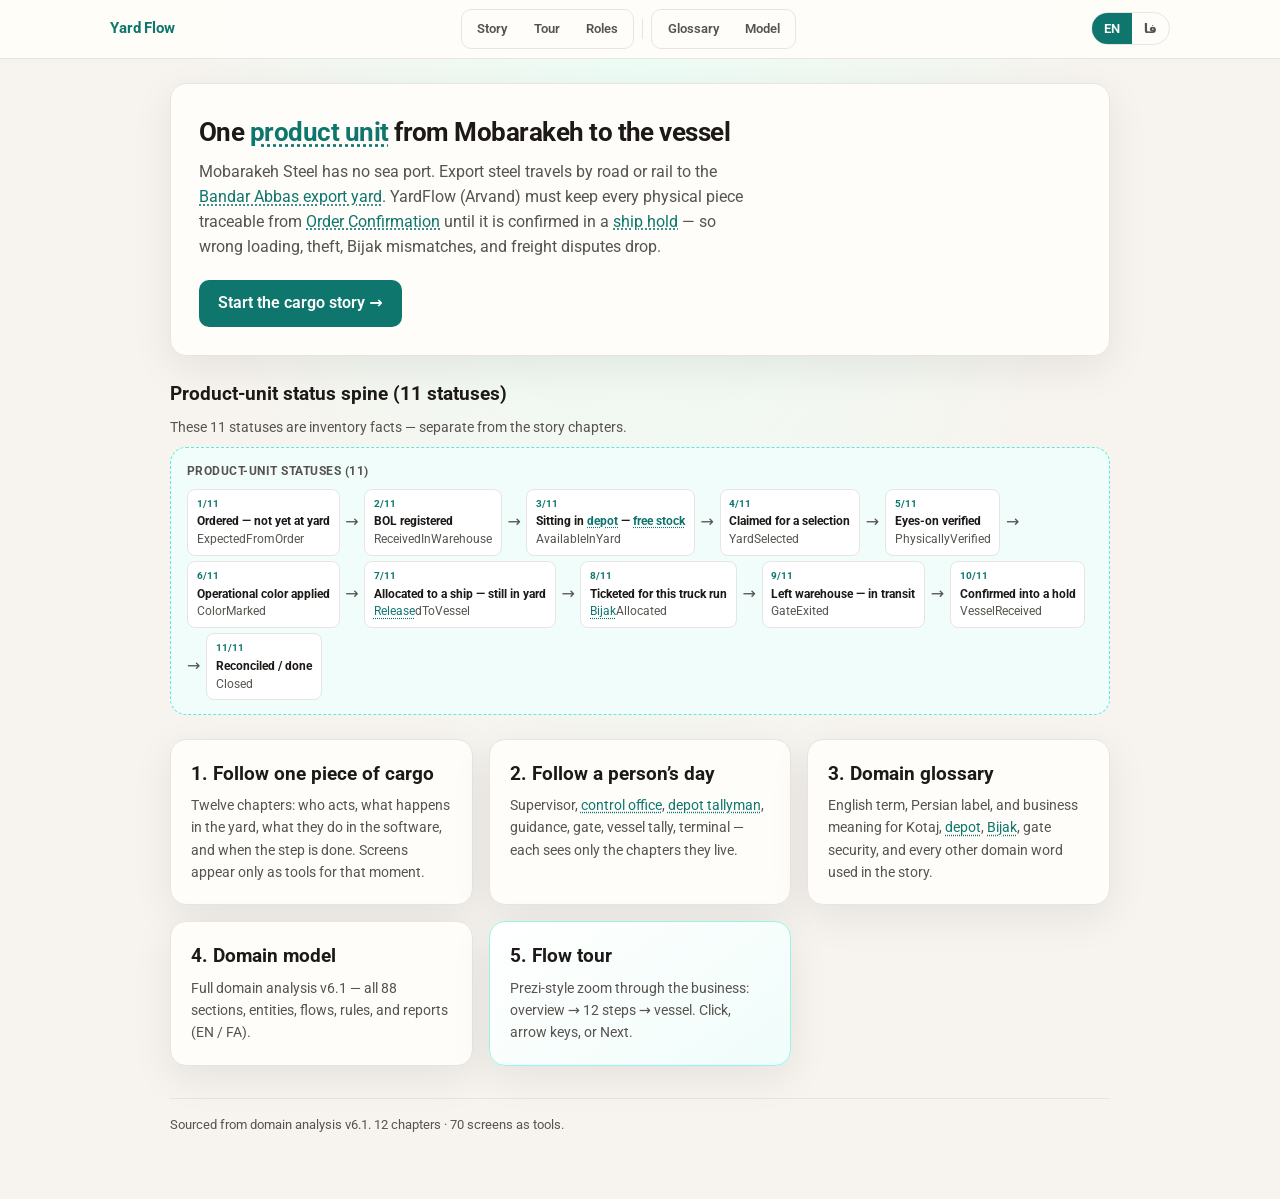
<file: index.html>
<!DOCTYPE html>
<html lang="en">
<head>
  <meta charset="UTF-8" />
  <meta name="viewport" content="width=device-width, initial-scale=1" />
  <title>Yard Flow — How the business works</title>
  <link rel="stylesheet" href="shared/styles.css" />
</head>
<body>
  <header id="site-header"></header>

  <main class="wrap">
    <section class="hero" id="hero"></section>

    <h3 style="margin:1.5rem 0 0.5rem" data-ui="lifecycleHeading"></h3>
    <p style="color:var(--muted);font-size:0.9rem;margin-bottom:0.5rem" data-ui="lifecycleHint" data-glossary></p>
    <div class="lifecycle" id="lifecycle"></div>

    <div class="hub-grid">
      <a class="hub-card" href="story.html">
        <h3 data-ui="hubStoryTitle"></h3>
        <p data-ui="hubStoryBody" data-glossary></p>
      </a>
      <a class="hub-card" href="roles.html">
        <h3 data-ui="hubRoleTitle"></h3>
        <p data-ui="hubRoleBody" data-glossary></p>
      </a>
      <a class="hub-card" href="glossary.html">
        <h3 data-ui="hubGlossaryTitle"></h3>
        <p data-ui="hubGlossaryBody" data-glossary></p>
      </a>
      <a class="hub-card" href="models.html">
        <h3 data-ui="hubModelsTitle"></h3>
        <p data-ui="hubModelsBody" data-glossary></p>
      </a>
      <a class="hub-card hub-card--prezi" href="prezi.html">
        <h3 data-ui="hubPreziTitle"></h3>
        <p data-ui="hubPreziBody" data-glossary></p>
      </a>
    </div>

    <p class="footnote" id="footnote"></p>
  </main>

  <script src="shared/data.js"></script>
  <script src="shared/app.js"></script>
  <script>
    (function () {
      var Y = YardStory;
      Y.initLangToggle();
      Y.mountSiteHeader("index");

      function paint() {
        var d = Y.data();
        Y.paintUi(document, {
          lifecycleHeading: { total: d.lifecycle.length },
          lifecycleHint: { total: d.lifecycle.length },
        });
        var m = d.meta;
        document.getElementById("hero").innerHTML =
          "<h2>" + Y.glossaryHtml(Y.L(m.title)) + "</h2>" +
          "<p>" + Y.glossaryHtml(Y.L(m.premise)) + "</p>" +
          '<a class="start" href="story.html">' + Y.esc(Y.ui("startStory")) + "</a>";
        Y.renderLifecycle(document.getElementById("lifecycle"));
        document.getElementById("footnote").textContent = Y.localizeDigits(
          (Y.getLang() === "fa"
            ? "منبع: تحلیل دامنه نسخه ۶.۱. "
            : "Sourced from domain analysis v6.1. ") +
            d.chapters.length +
            (Y.getLang() === "fa" ? " فصل · " : " chapters · ") +
            d.screenCount +
            (Y.getLang() === "fa" ? " صفحه به‌عنوان ابزار." : " screens as tools.")
        );
        document.title =
          Y.getLang() === "fa"
            ? "Yard Flow — کسب‌وکار چگونه کار می‌کند"
            : "Yard Flow — How the business works";
      }

      paint();
      window.addEventListener("yf-lang-change", paint);
    })();
  </script>
</body>
</html>
</file>
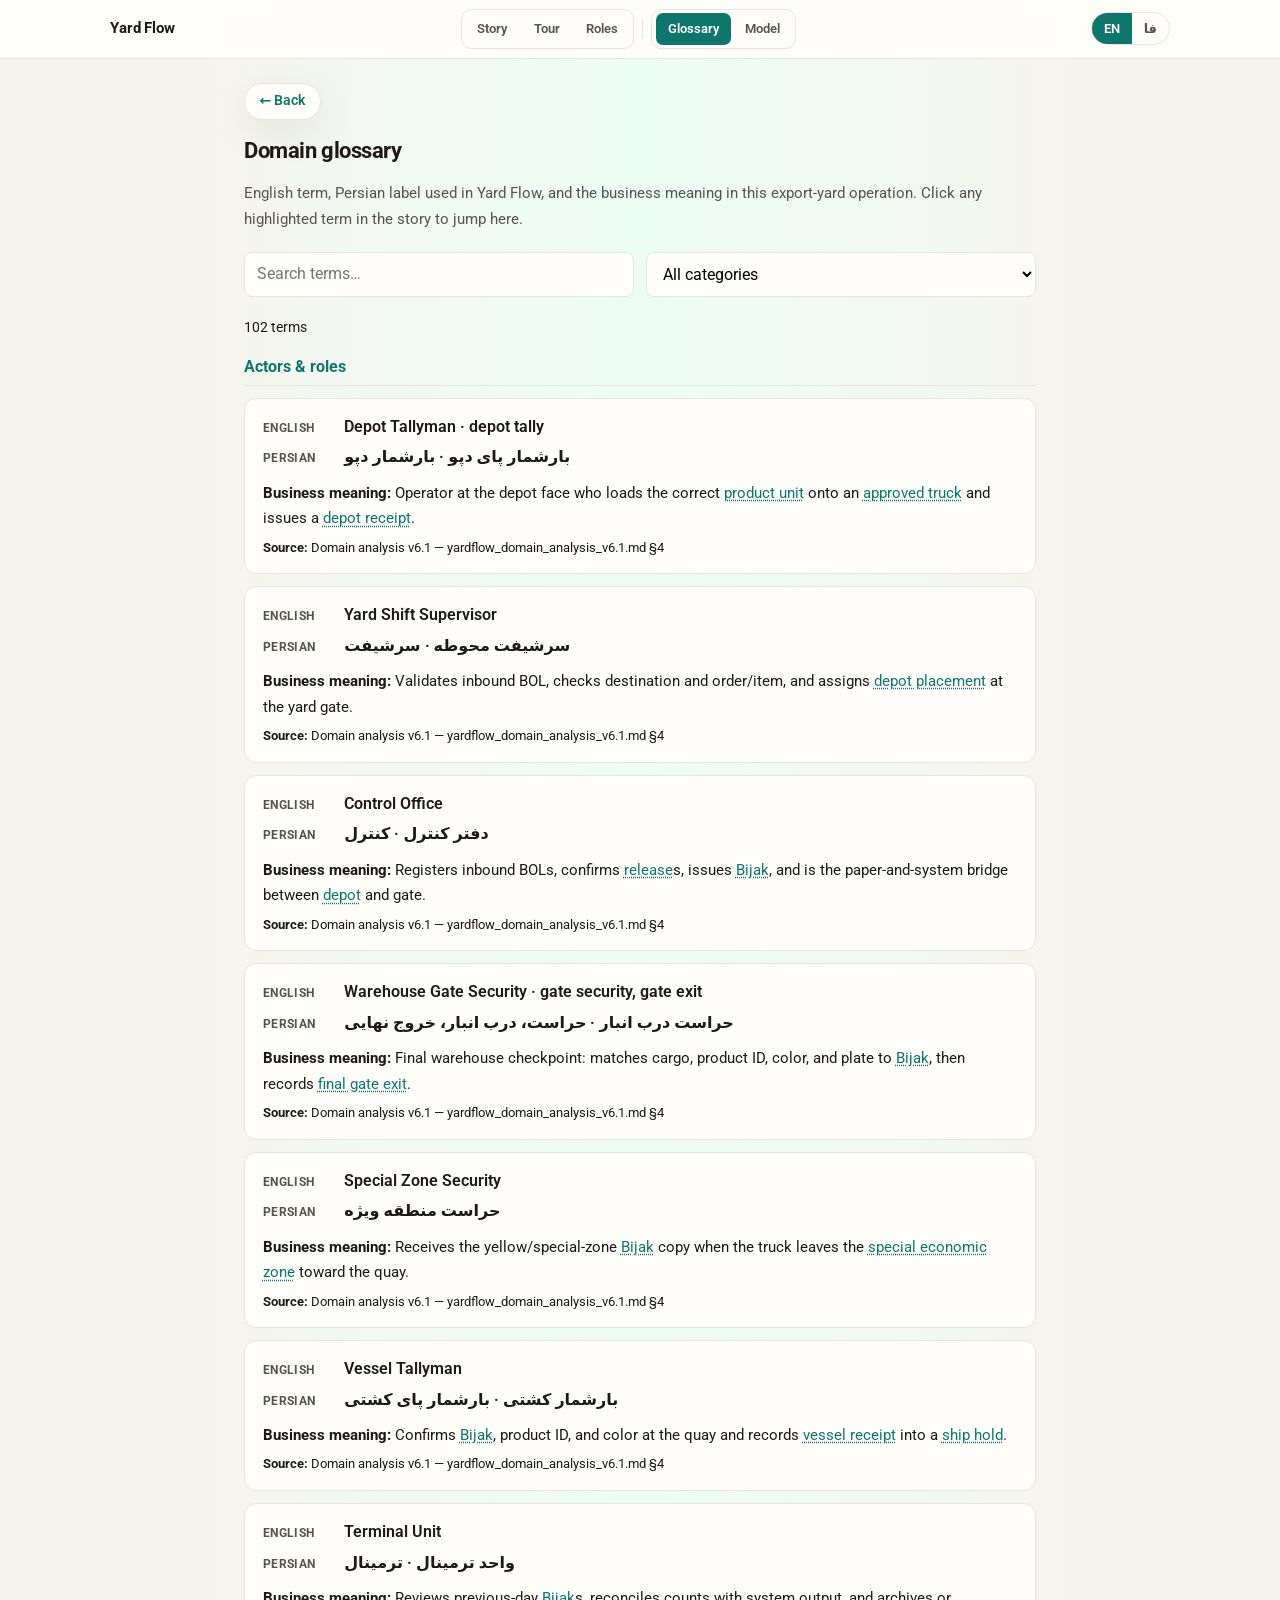
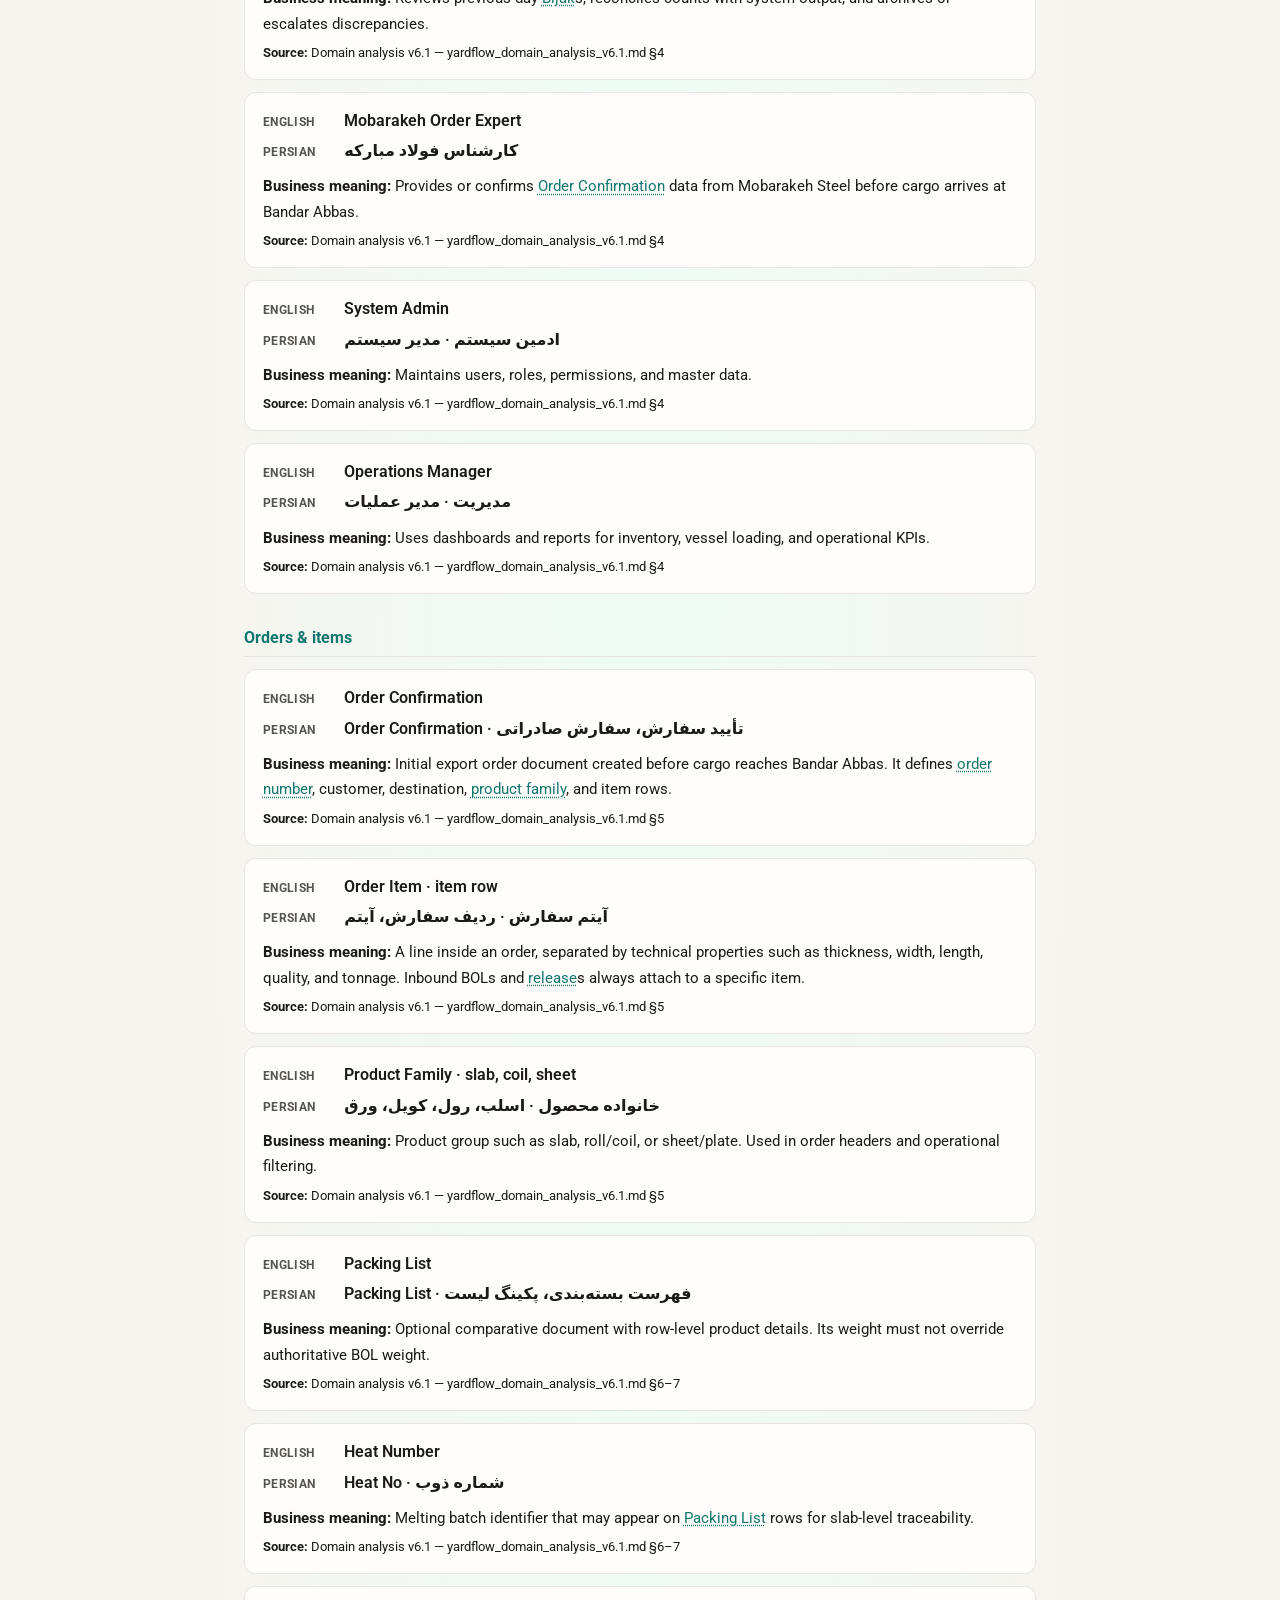
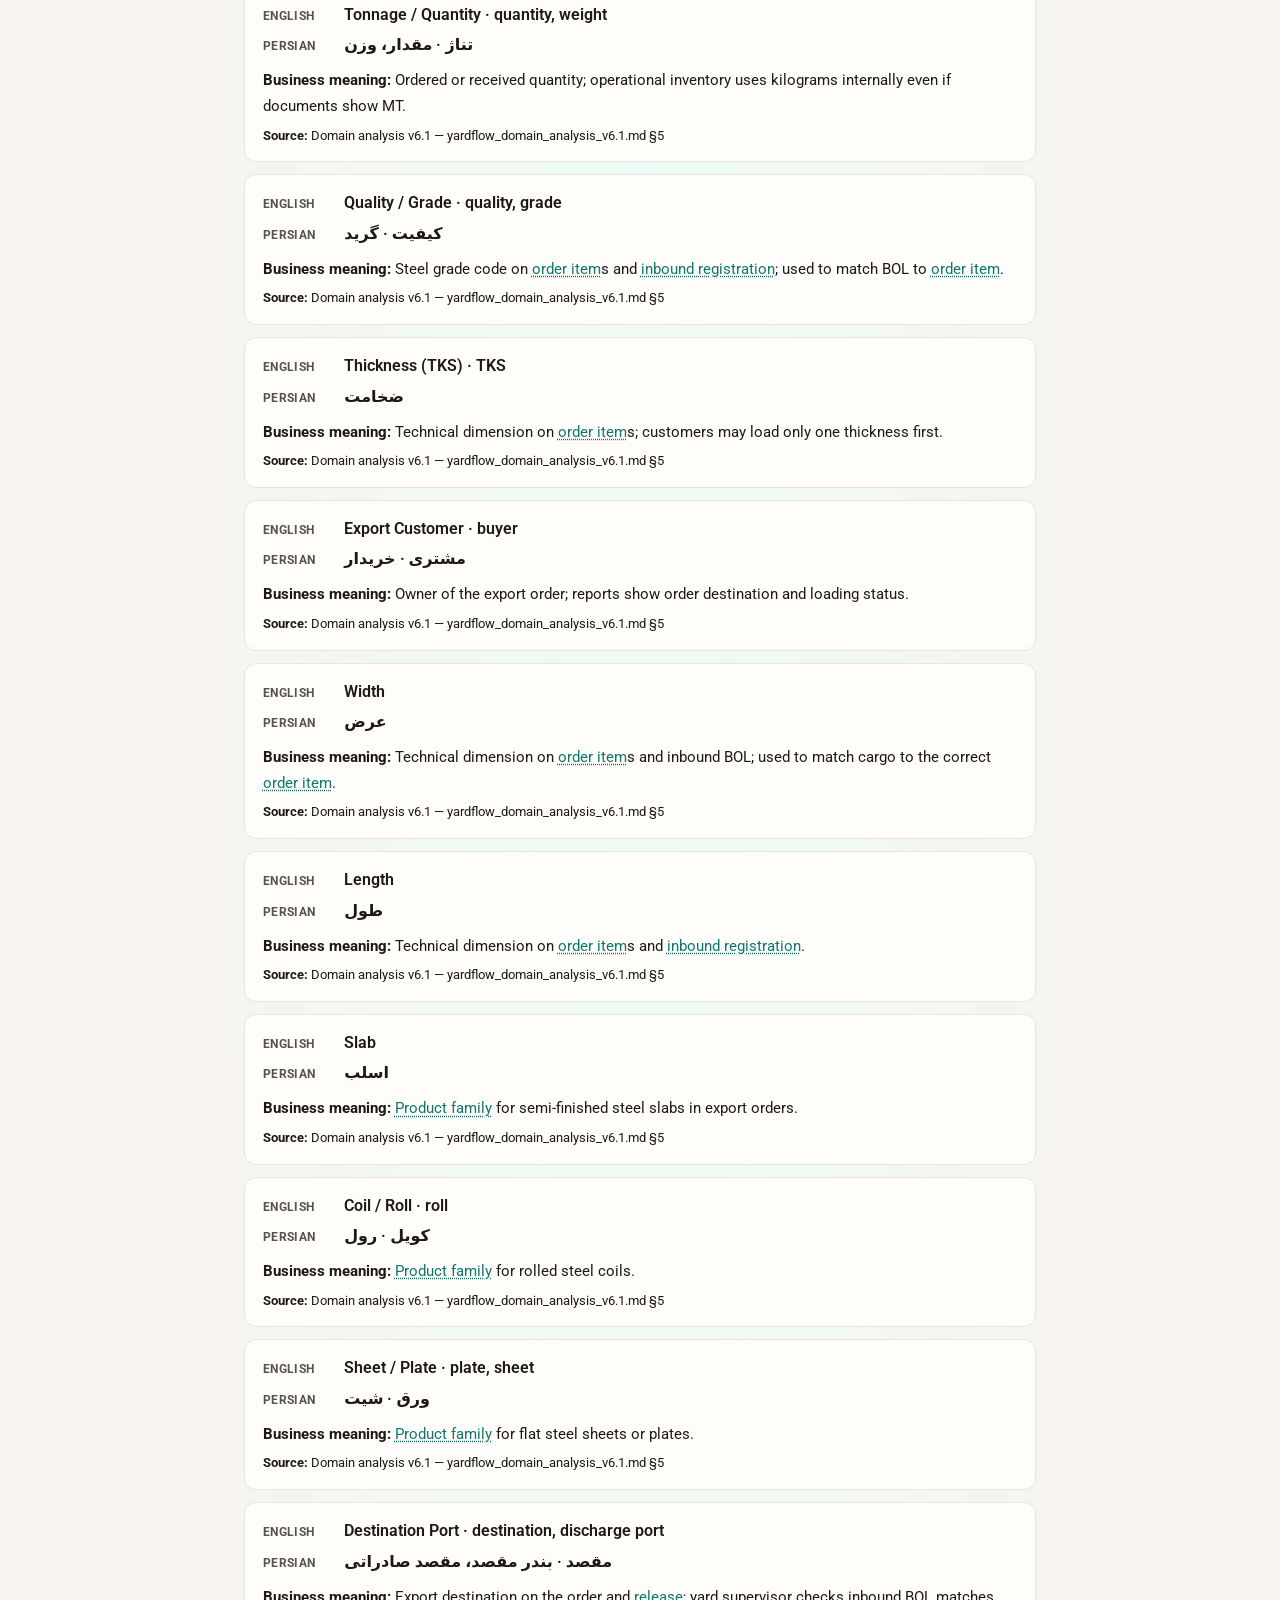
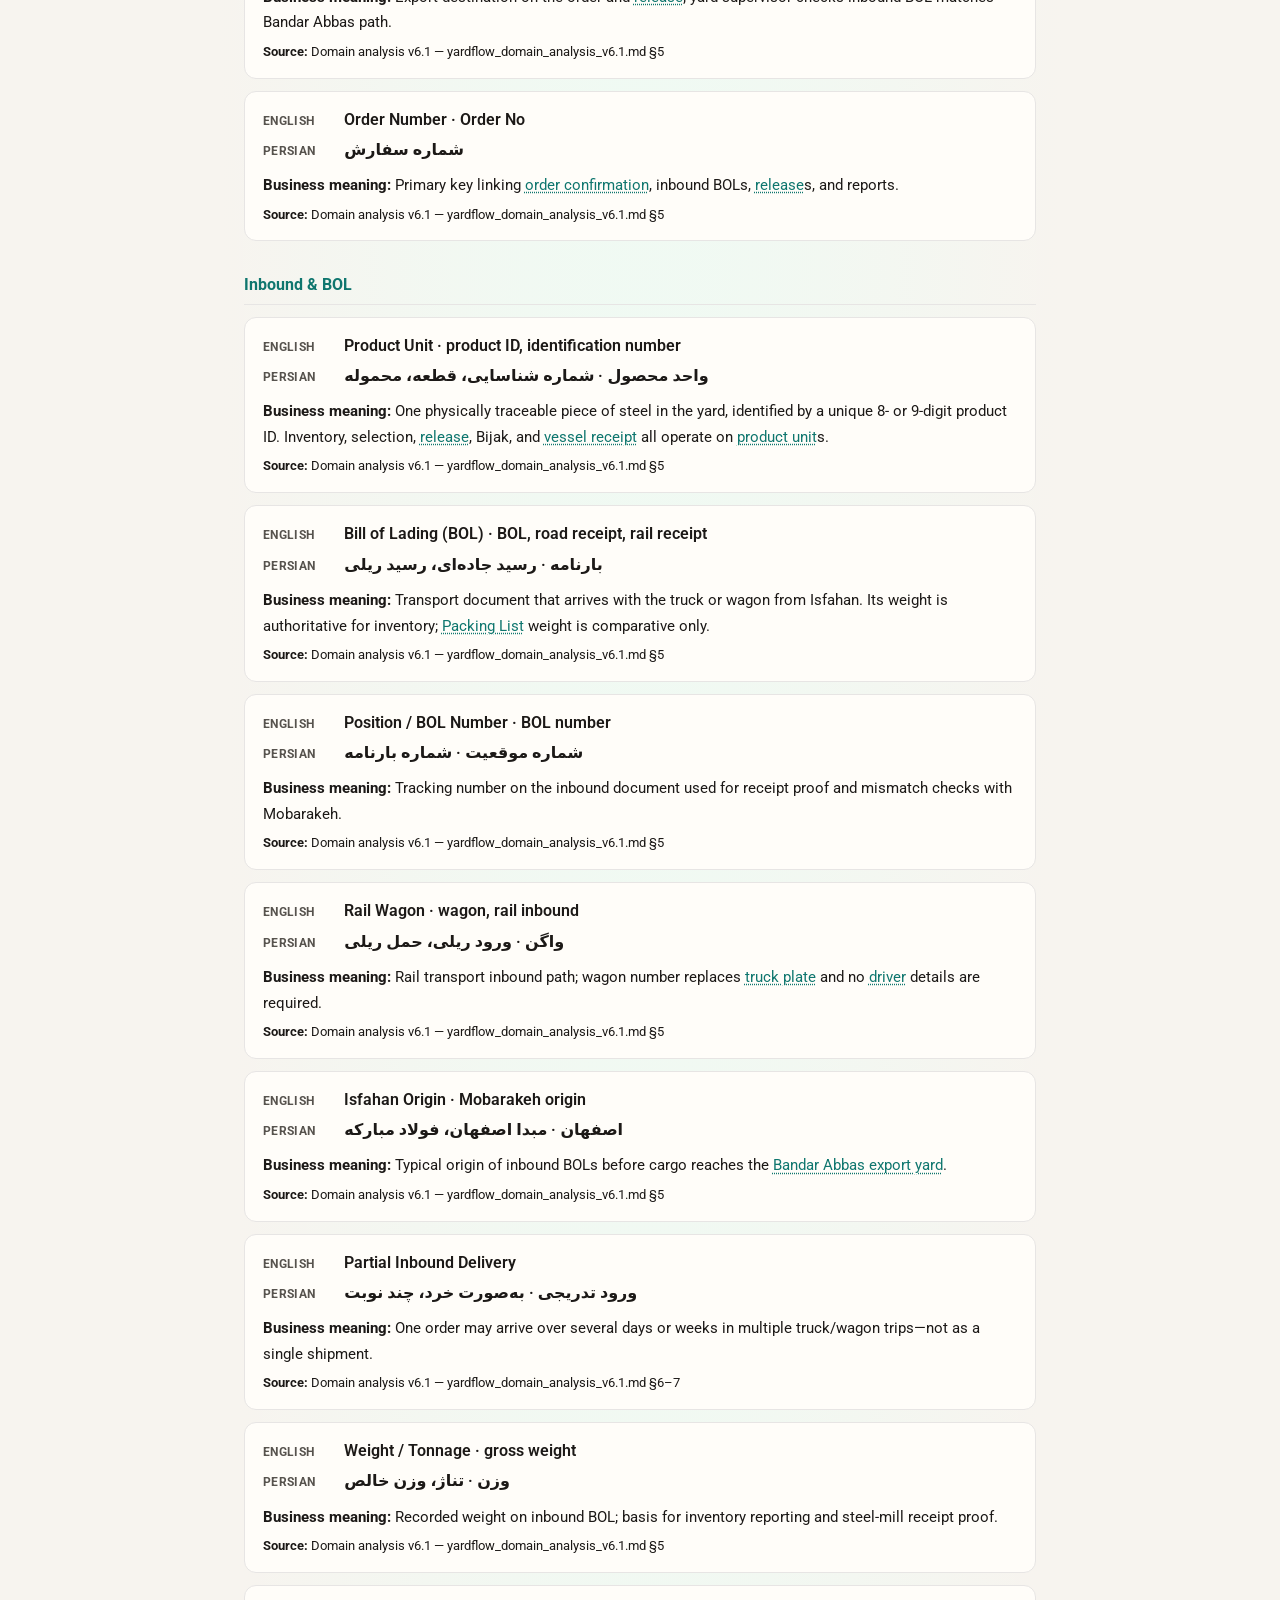
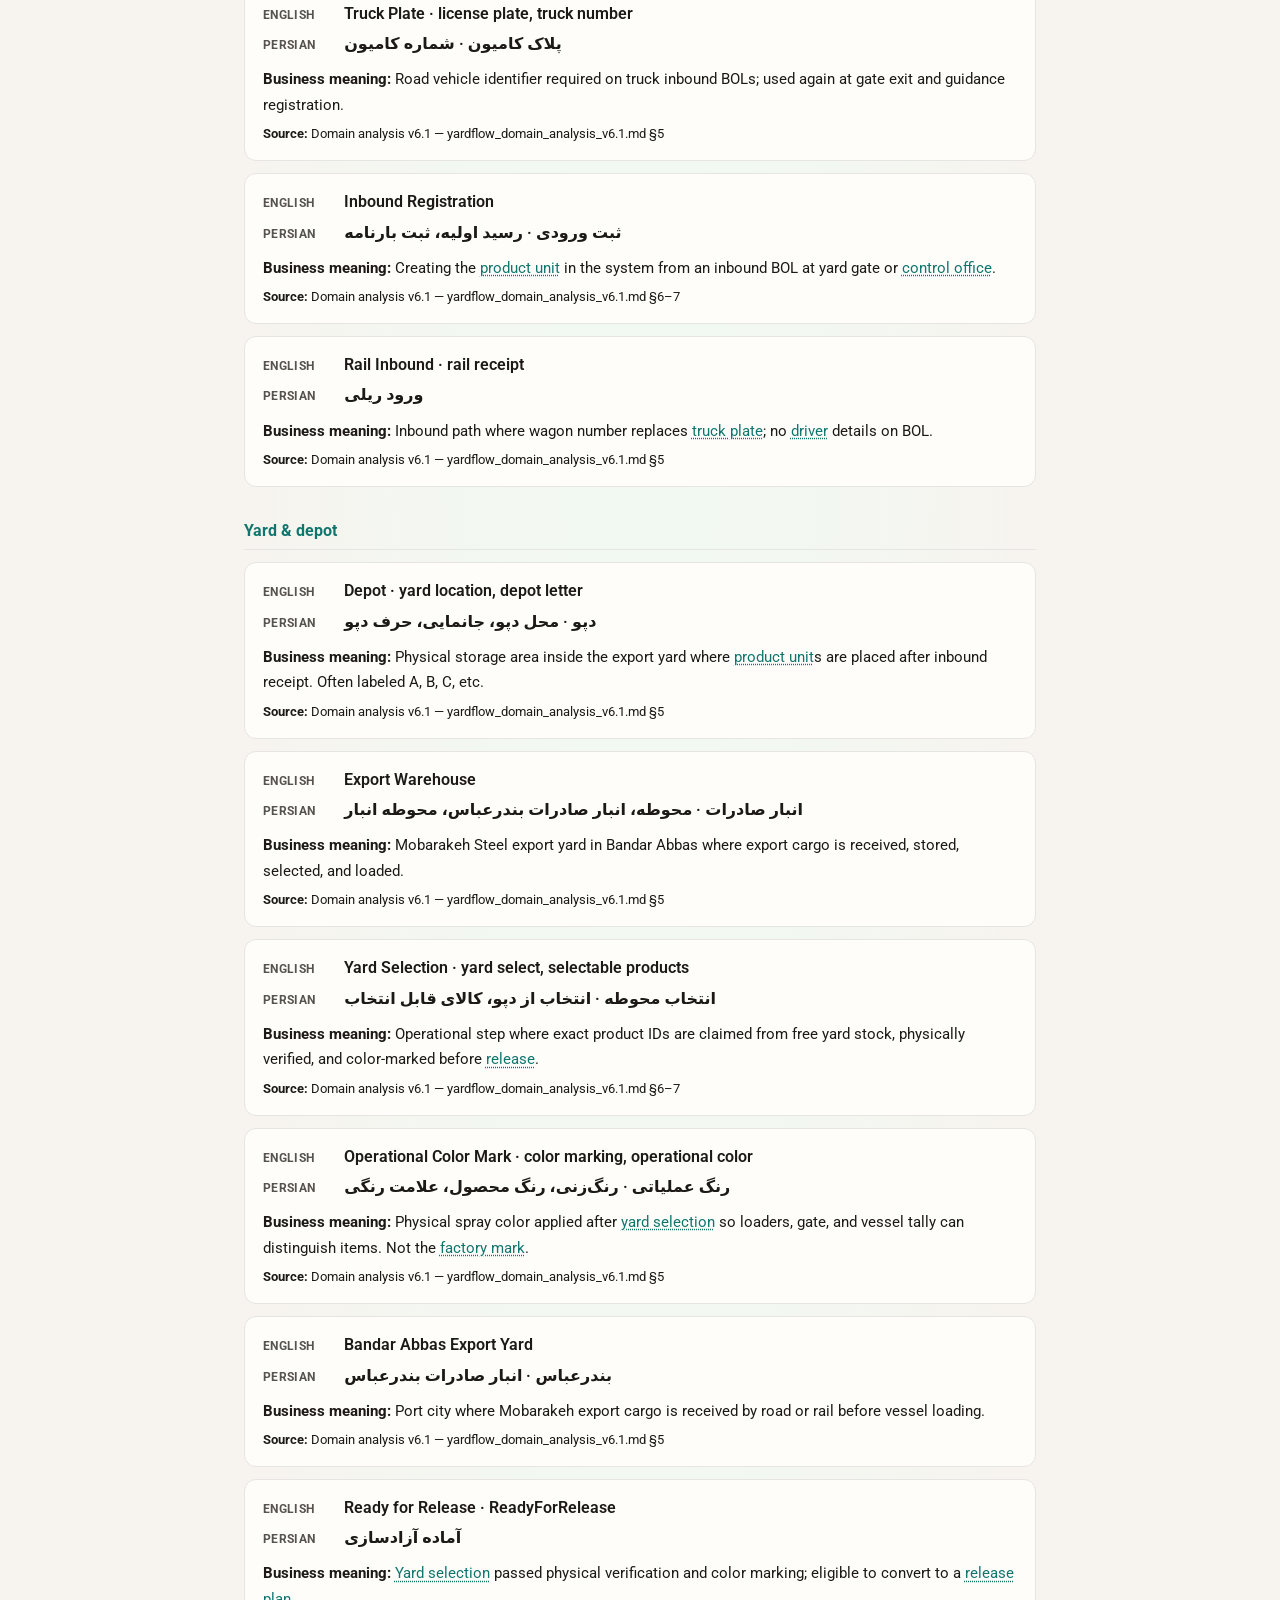
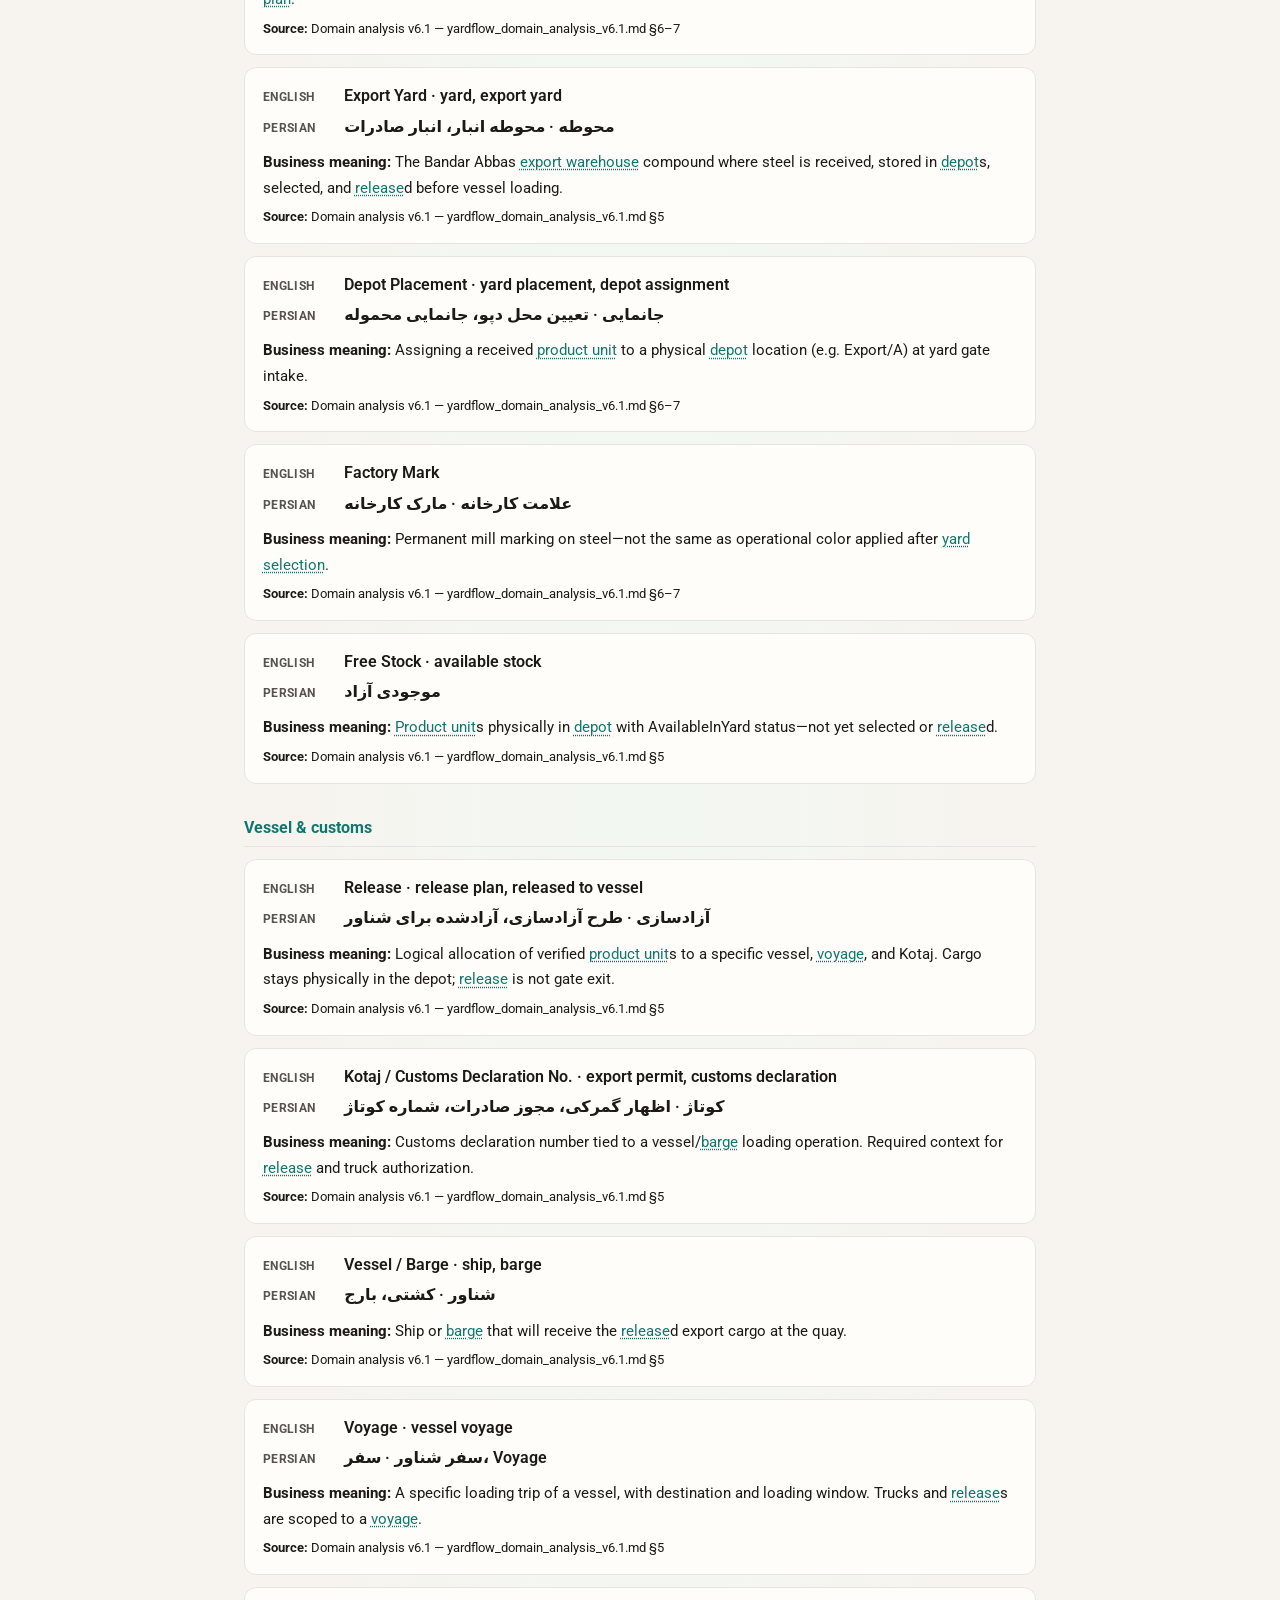
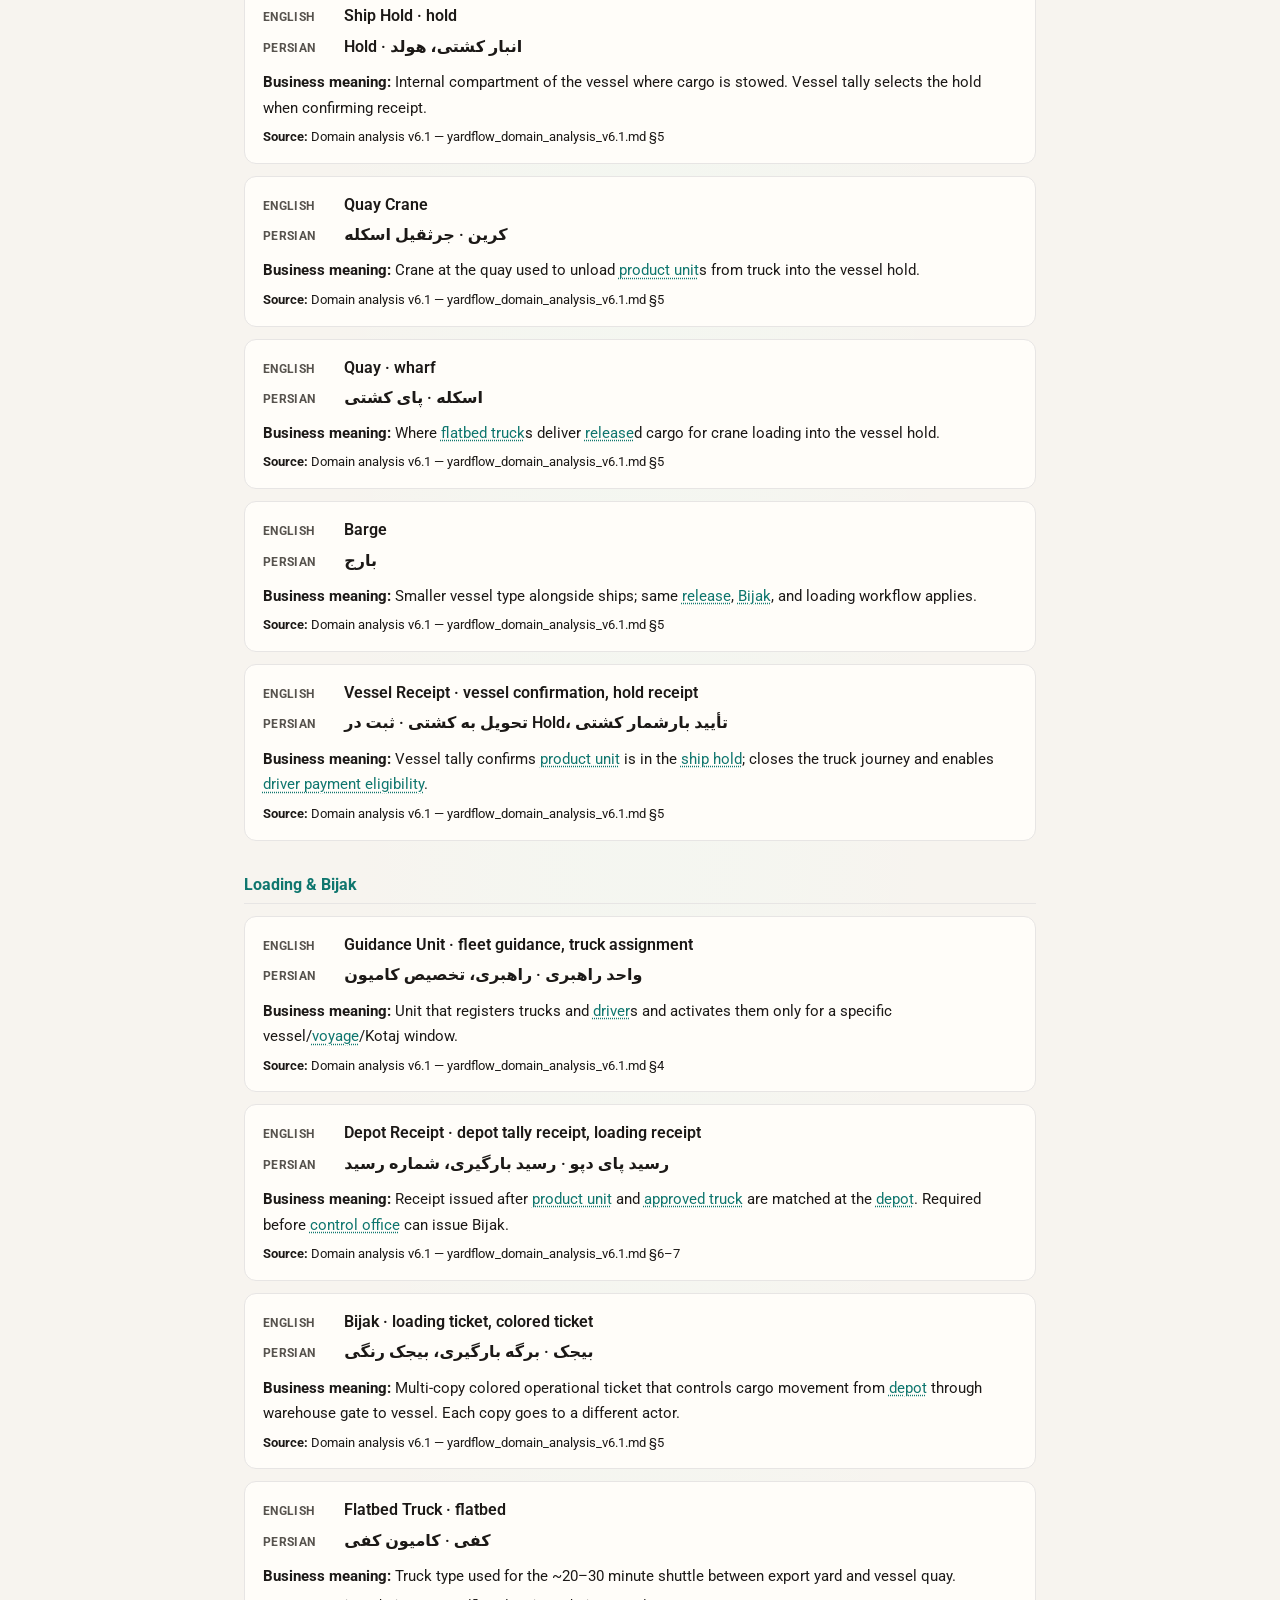
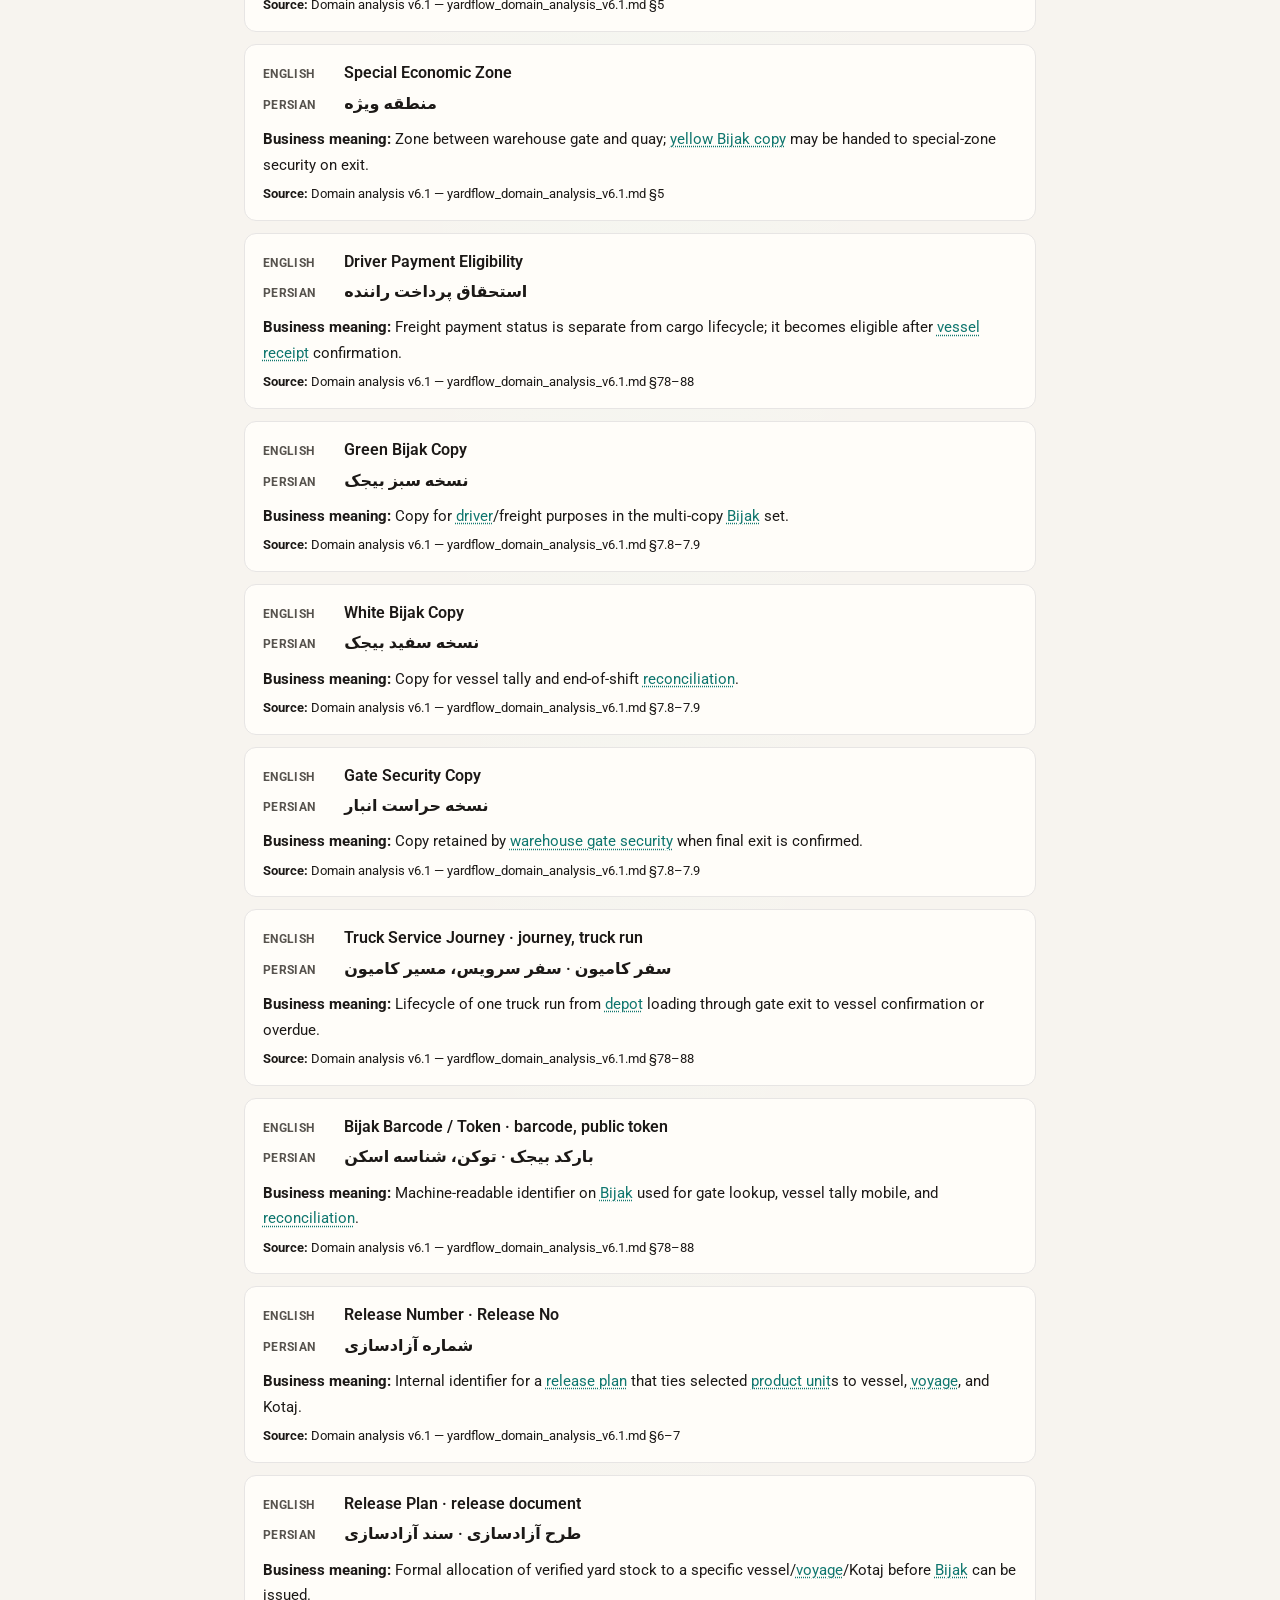
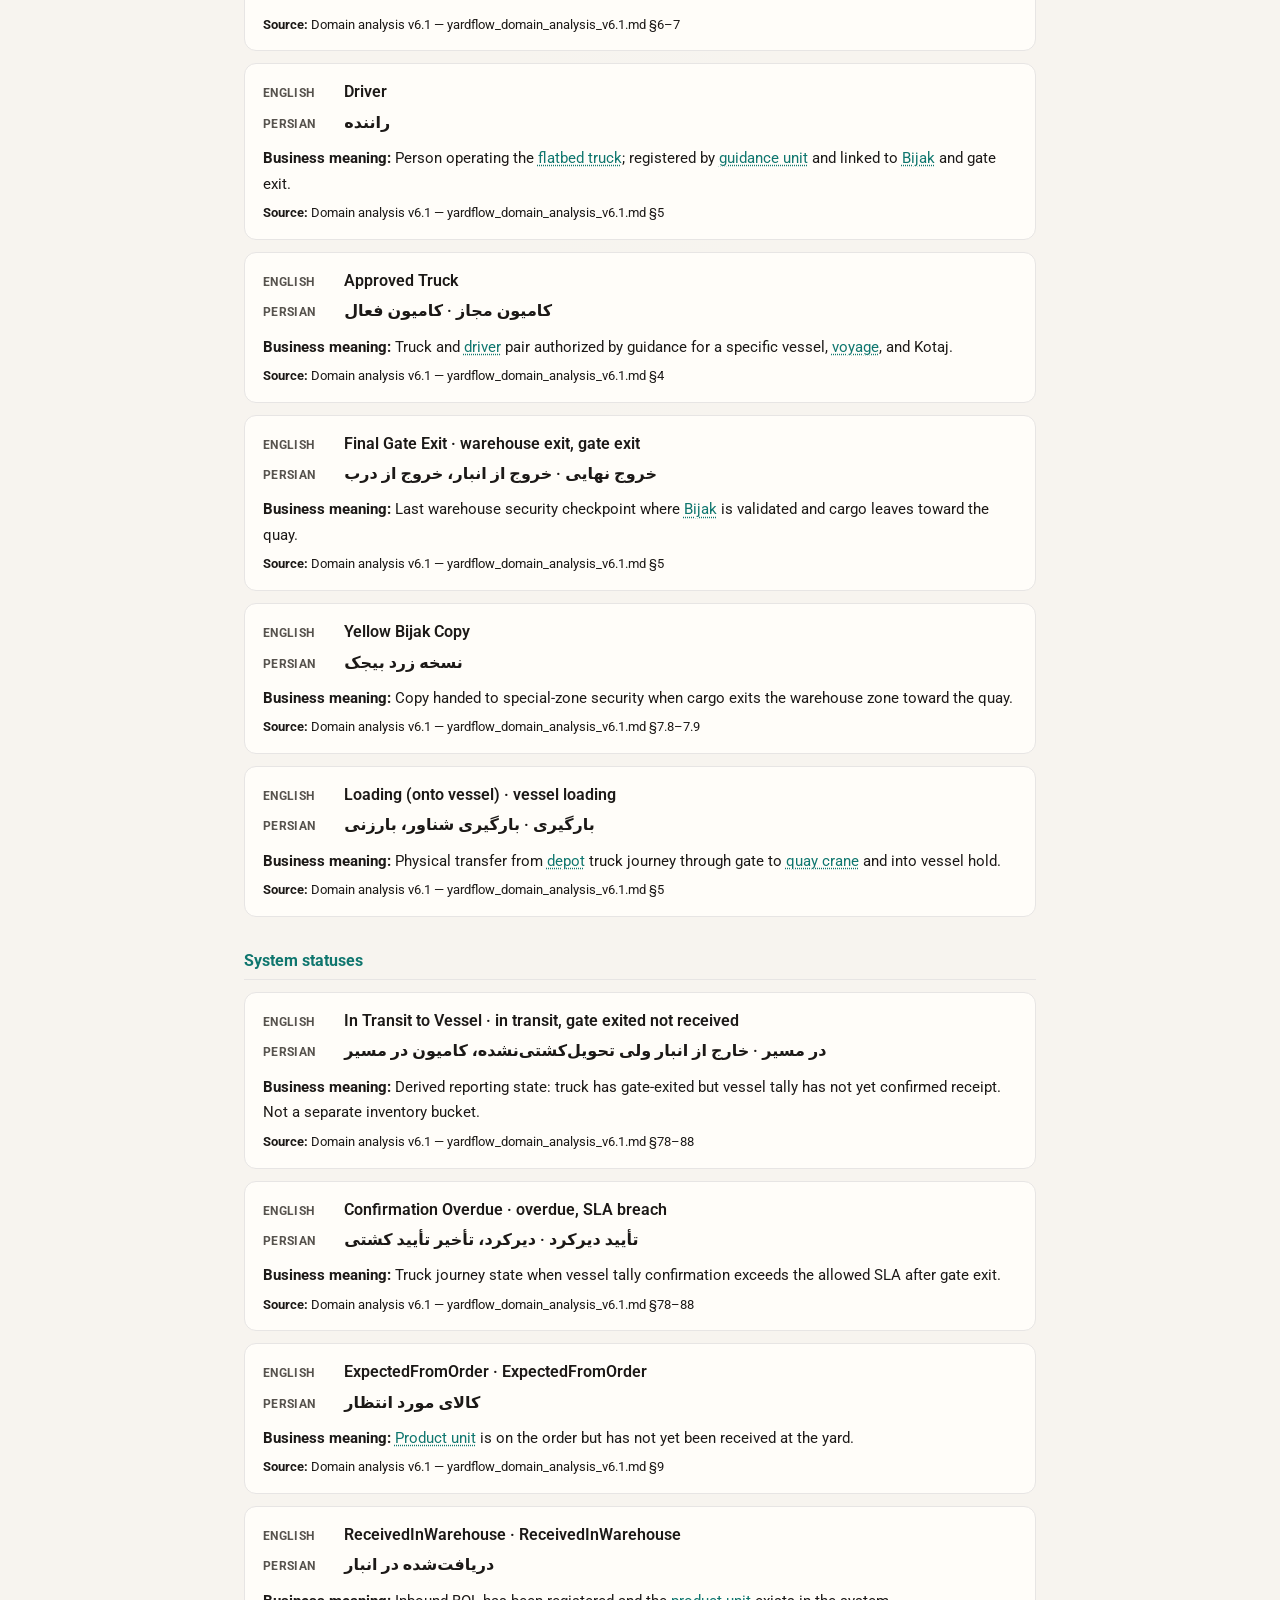
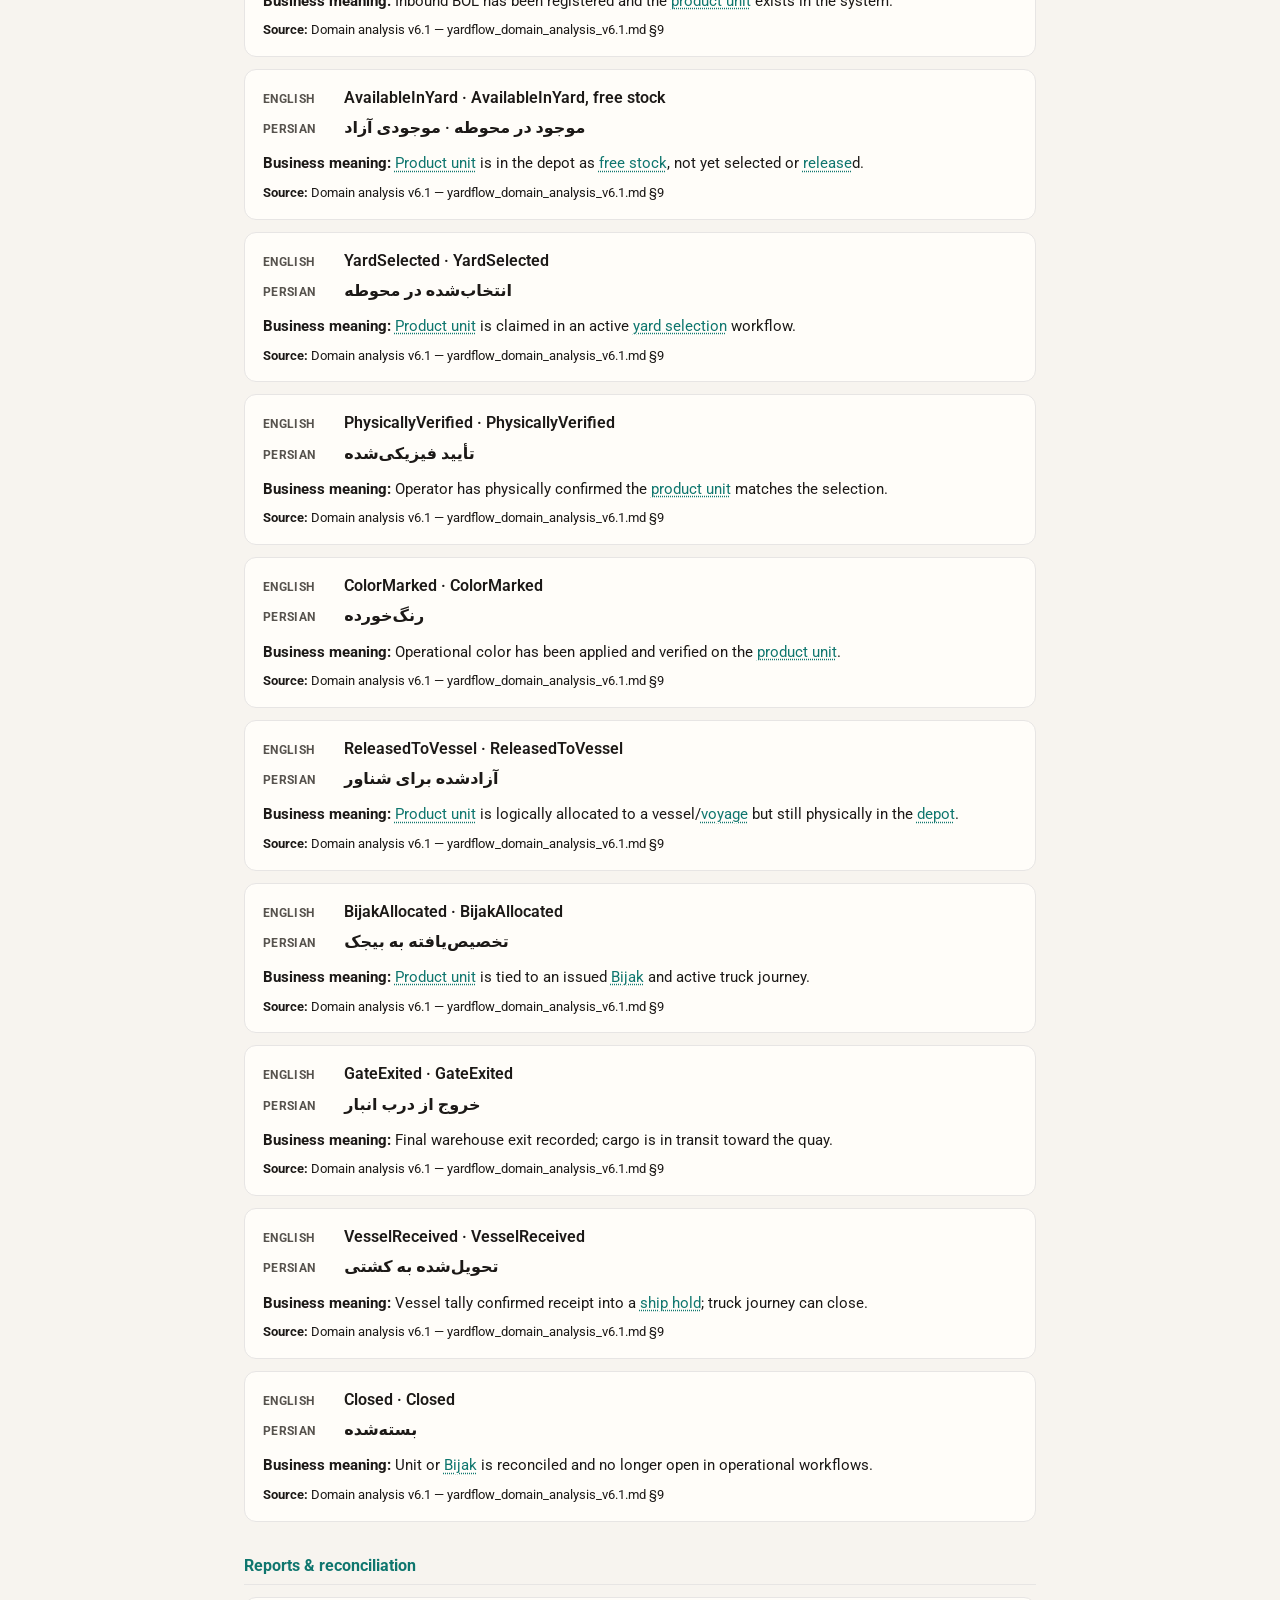
<file: glossary.html>
<!DOCTYPE html>
<html lang="en">
<head>
  <meta charset="UTF-8" />
  <meta name="viewport" content="width=device-width, initial-scale=1" />
  <title>Glossary — Yard Flow</title>
  <link rel="stylesheet" href="shared/styles.css" />
</head>
<body>
  <header id="site-header"></header>

  <main class="wrap glossary-wrap">
    <a id="glossary-back" class="glossary-back" href="story.html"></a>
    <h1 class="page-title" data-ui="glossaryPageTitle"></h1>
    <p class="page-intro" data-ui="glossaryIntro" data-glossary></p>

    <div class="glossary-toolbar">
      <input type="search" id="glossary-search" autocomplete="off" />
      <select id="glossary-category" aria-label="Category"></select>
    </div>

    <div id="glossary-root"></div>
  </main>

  <script src="shared/data.js"></script>
  <script src="shared/app.js"></script>
  <script>
    (function () {
      var Y = YardStory;
      Y.initLangToggle();
      Y.mountSiteHeader("glossary");
      Y.initGlossaryBack();

      var searchEl = document.getElementById("glossary-search");
      var catEl = document.getElementById("glossary-category");

      function paintChrome() {
        Y.paintUi(document);
        searchEl.placeholder = Y.ui("glossarySearchPlaceholder");
        document.title =
          Y.getLang() === "fa" ? "واژه‌ها — Yard Flow" : "Glossary — Yard Flow";
      }

      function paintCategories() {
        var d = Y.data();
        var val = catEl.value;
        catEl.innerHTML = "";
        var all = document.createElement("option");
        all.value = "";
        all.textContent = Y.ui("glossaryAllCategories");
        catEl.appendChild(all);
        (d.glossary.categories || []).forEach(function (c) {
          var opt = document.createElement("option");
          opt.value = c.id;
          opt.textContent = Y.glossaryCategoryLabel(c.id);
          catEl.appendChild(opt);
        });
        catEl.value = val || "";
      }

      function paintGlossary() {
        Y.renderGlossary(document.getElementById("glossary-root"), {
          query: searchEl.value,
          category: catEl.value,
          hash: location.hash,
        });
      }

      function paint() {
        paintChrome();
        paintCategories();
        paintGlossary();
      }

      searchEl.addEventListener("input", paintGlossary);
      catEl.addEventListener("change", paintGlossary);
      window.addEventListener("hashchange", paintGlossary);

      paint();
      window.addEventListener("yf-lang-change", paint);
    })();
  </script>
</body>
</html>
</file>
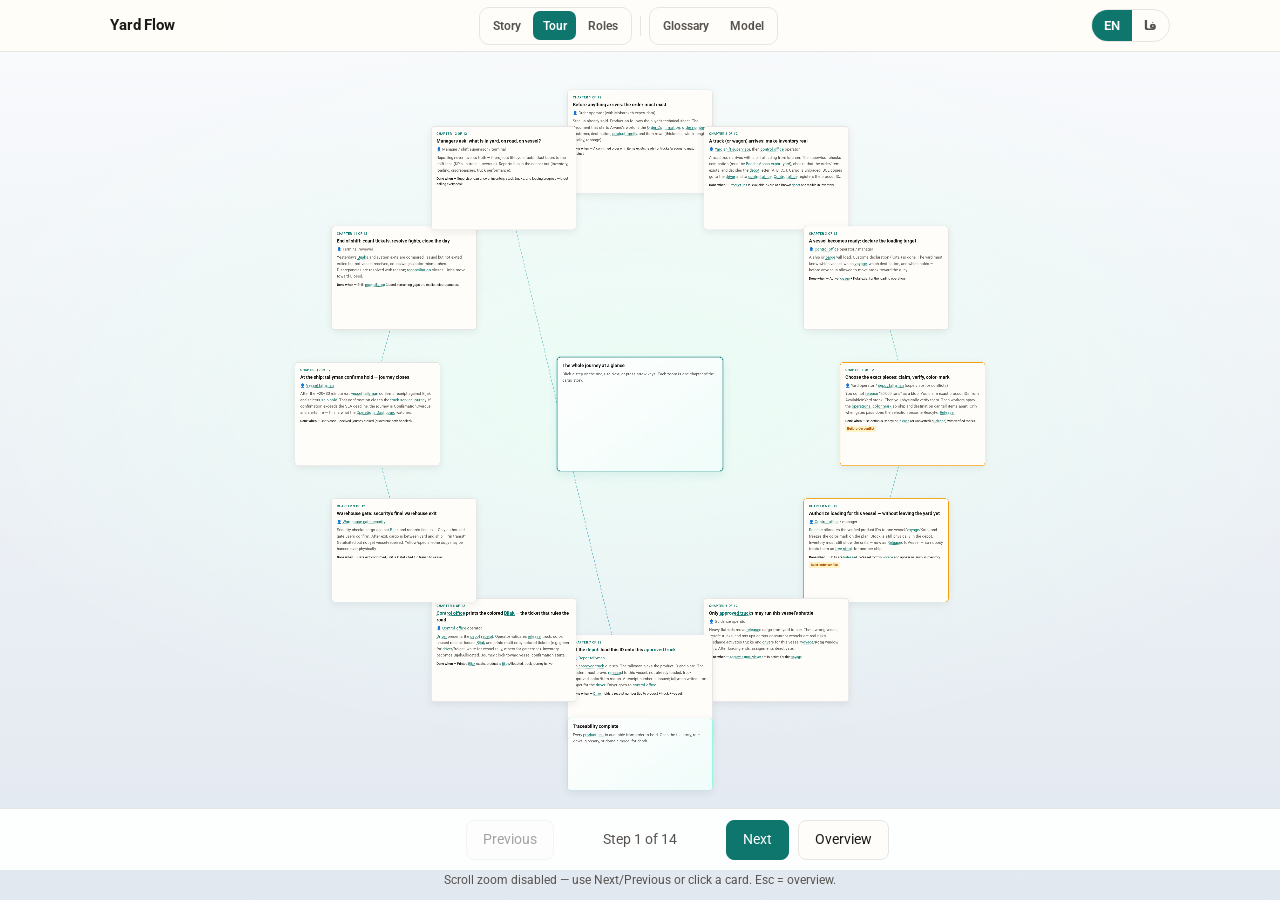
<file: prezi.html>
<!DOCTYPE html>

<html lang="en">

<head>

  <meta charset="UTF-8" />

  <meta name="viewport" content="width=device-width, initial-scale=1" />

  <title>Flow tour — Yard Flow</title>

  <link rel="stylesheet" href="shared/styles.css" />

</head>

<body class="prezi-page">

  <header id="site-header"></header>



  <div class="prezi-stage">

    <div id="prezi-viewport" class="prezi-viewport" tabindex="0">

      <div id="prezi-canvas" class="prezi-canvas"></div>

    </div>



    <div class="prezi-hud">
      <div class="prezi-hud-grid">
        <div class="prezi-hud-wing prezi-hud-wing--before">
          <button type="button" id="prezi-prev" class="prezi-btn"></button>
        </div>
        <span id="prezi-step" class="prezi-step"></span>
        <div class="prezi-hud-wing prezi-hud-wing--after">
          <button type="button" id="prezi-next" class="prezi-btn prezi-btn-primary"></button>
          <button type="button" id="prezi-overview" class="prezi-btn"></button>
          <a id="prezi-chapter-link" class="prezi-chapter-link is-unavailable" href="story.html"></a>
        </div>
      </div>
    </div>

    <p id="prezi-hint" class="prezi-hint"></p>

  </div>



  <script src="shared/data.js"></script>

  <script src="shared/app.js"></script>

  <script src="shared/prezi.js"></script>

  <script>

    (function () {

      var Y = YardStory;

      Y.initLangToggle();

      Y.mountSiteHeader("prezi", { compact: true });



      function paint() {

        document.title =

          Y.getLang() === "fa"

            ? "تور — Yard Flow"

            : "Tour — Yard Flow";

        YardPrezi.init();

      }

      paint();

      window.addEventListener("yf-lang-change", paint);

    })();

  </script>

</body>

</html>
</file>
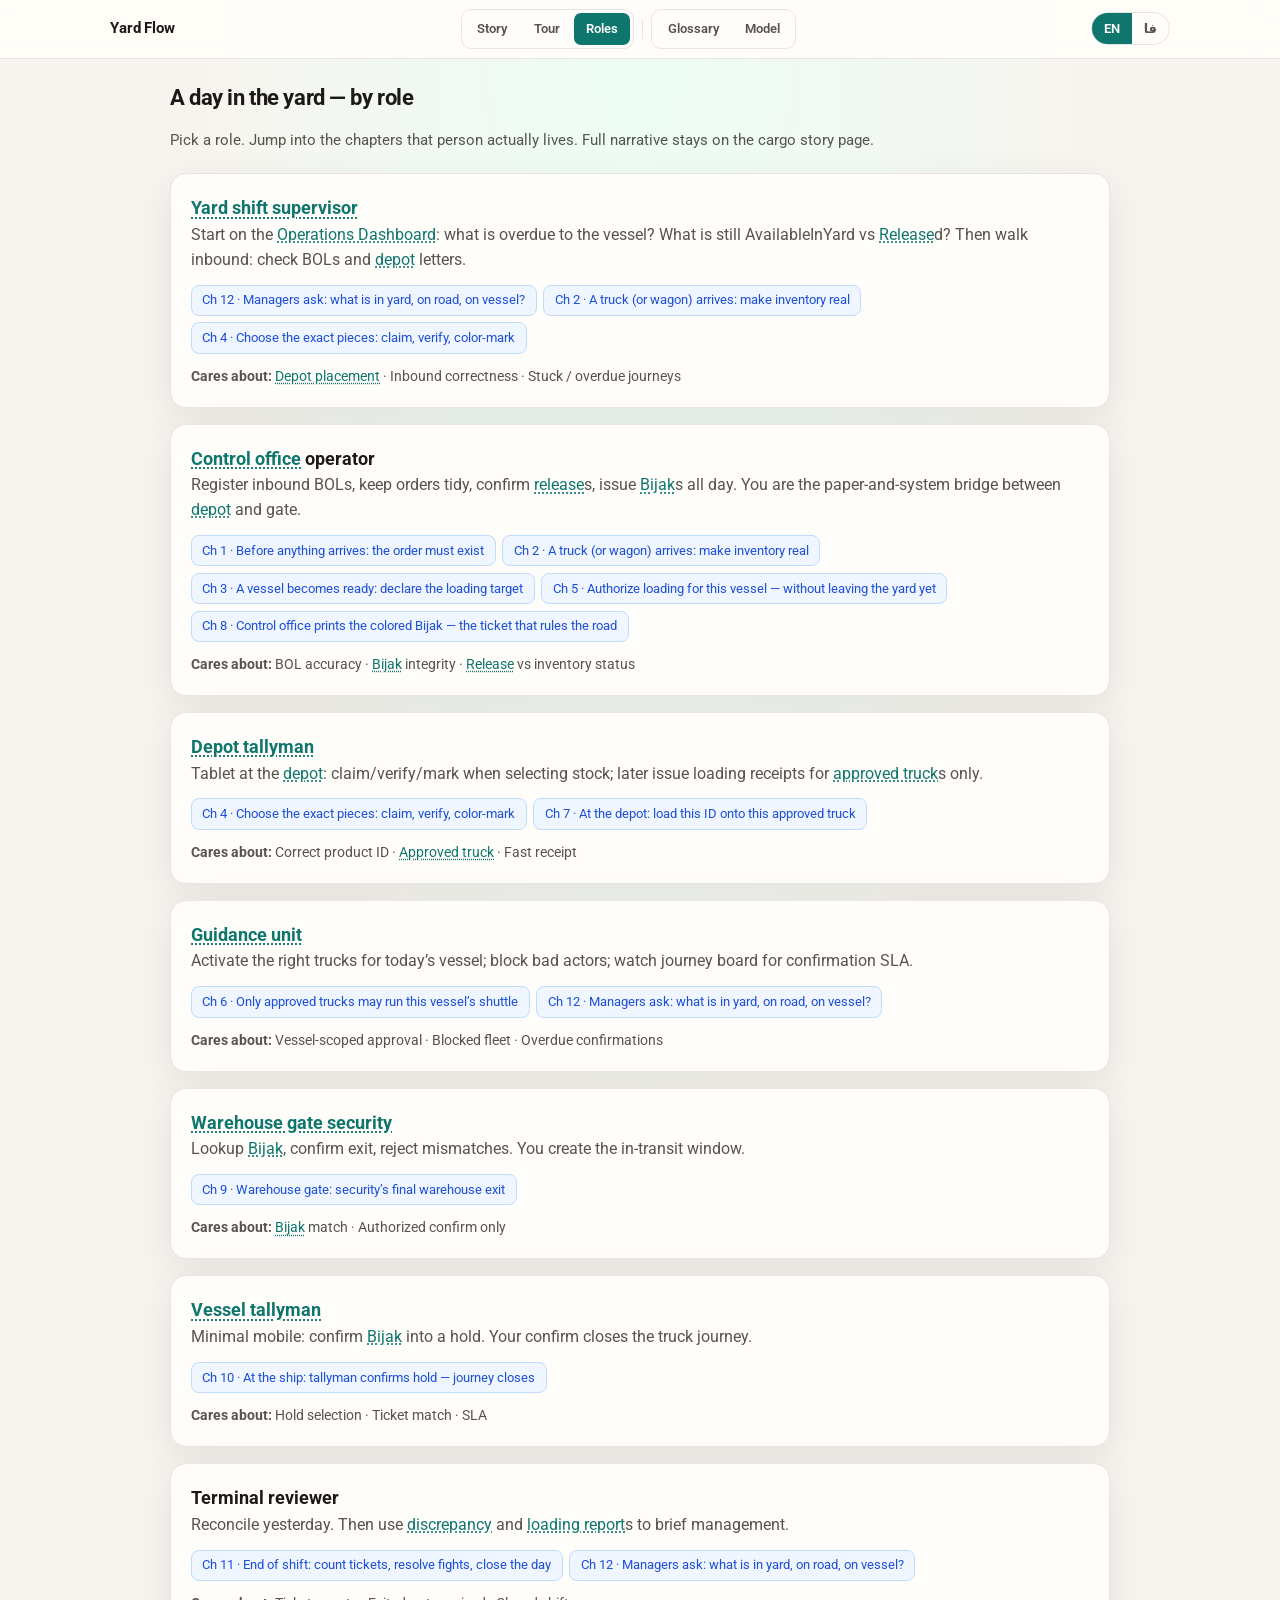
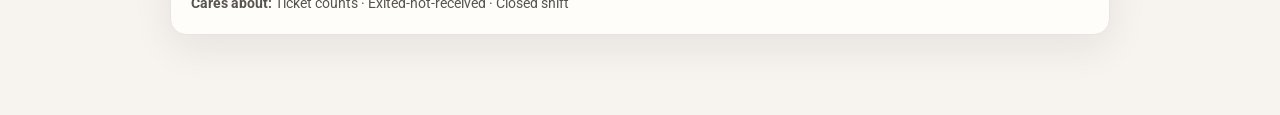
<file: roles.html>
<!DOCTYPE html>
<html lang="en">
<head>
  <meta charset="UTF-8" />
  <meta name="viewport" content="width=device-width, initial-scale=1" />
  <title>By role — Yard Flow</title>
  <link rel="stylesheet" href="shared/styles.css" />
</head>
<body>
  <header id="site-header"></header>

  <main class="wrap">
    <h1 class="page-title" data-ui="rolesPageTitle"></h1>
    <p class="page-intro" data-ui="rolesIntro" data-glossary></p>
    <div id="roles"></div>
  </main>

  <script src="shared/data.js"></script>
  <script src="shared/app.js"></script>
  <script>
    (function () {
      var Y = YardStory;
      Y.initLangToggle();
      Y.mountSiteHeader("roles");

      function paint() {
        Y.paintUi(document);
        var d = Y.data();
        var root = document.getElementById("roles");
        root.innerHTML = "";
        d.roles.forEach(function (r) {
          var card = document.createElement("section");
          card.className = "role-card";
          card.id = r.id;
          var cares = Y.L(r.caresAbout);
          cares = Array.isArray(cares) ? cares.join(" · ") : cares;
          card.innerHTML =
            "<h3>" + Y.glossaryHtml(Y.L(r.title)) + "</h3>" +
            '<p class="morning">' + Y.glossaryHtml(Y.L(r.morning)) + "</p>" +
            '<div class="links"></div>' +
            '<p class="cares"><strong>' + Y.esc(Y.ui("caresAbout")) + "</strong> " + Y.glossaryHtml(cares) + "</p>";
          var links = card.querySelector(".links");
          (r.chapterRefs || []).forEach(function (ch) {
            var a = document.createElement("a");
            a.href = "story.html#" + ch.id;
            a.textContent = Y.fmt(Y.ui("chapterLink"), {
              n: ch.n,
              title: Y.L(ch.title),
            });
            links.appendChild(a);
          });
          root.appendChild(card);
        });
        document.title =
          Y.getLang() === "fa" ? "نقش‌ها — Yard Flow" : "Roles — Yard Flow";
      }

      paint();
      window.addEventListener("yf-lang-change", paint);
    })();
  </script>
</body>
</html>
</file>
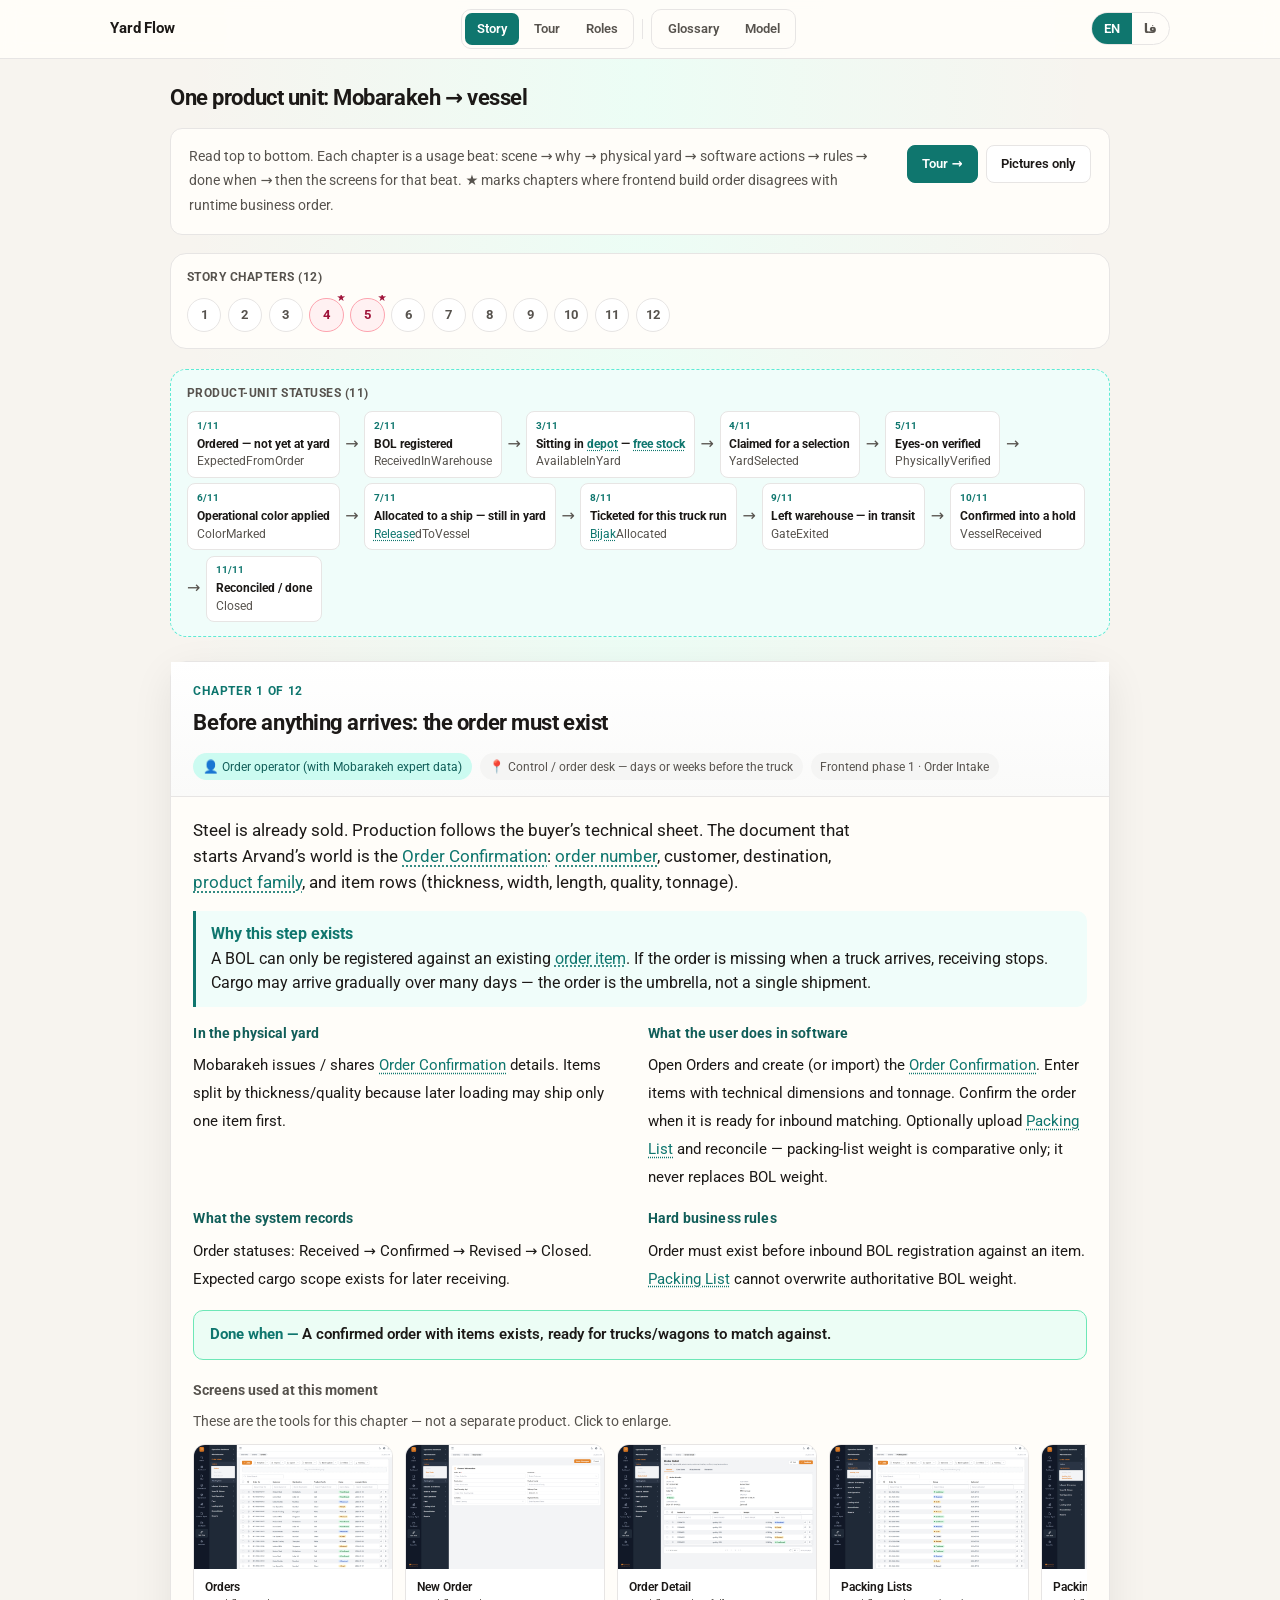
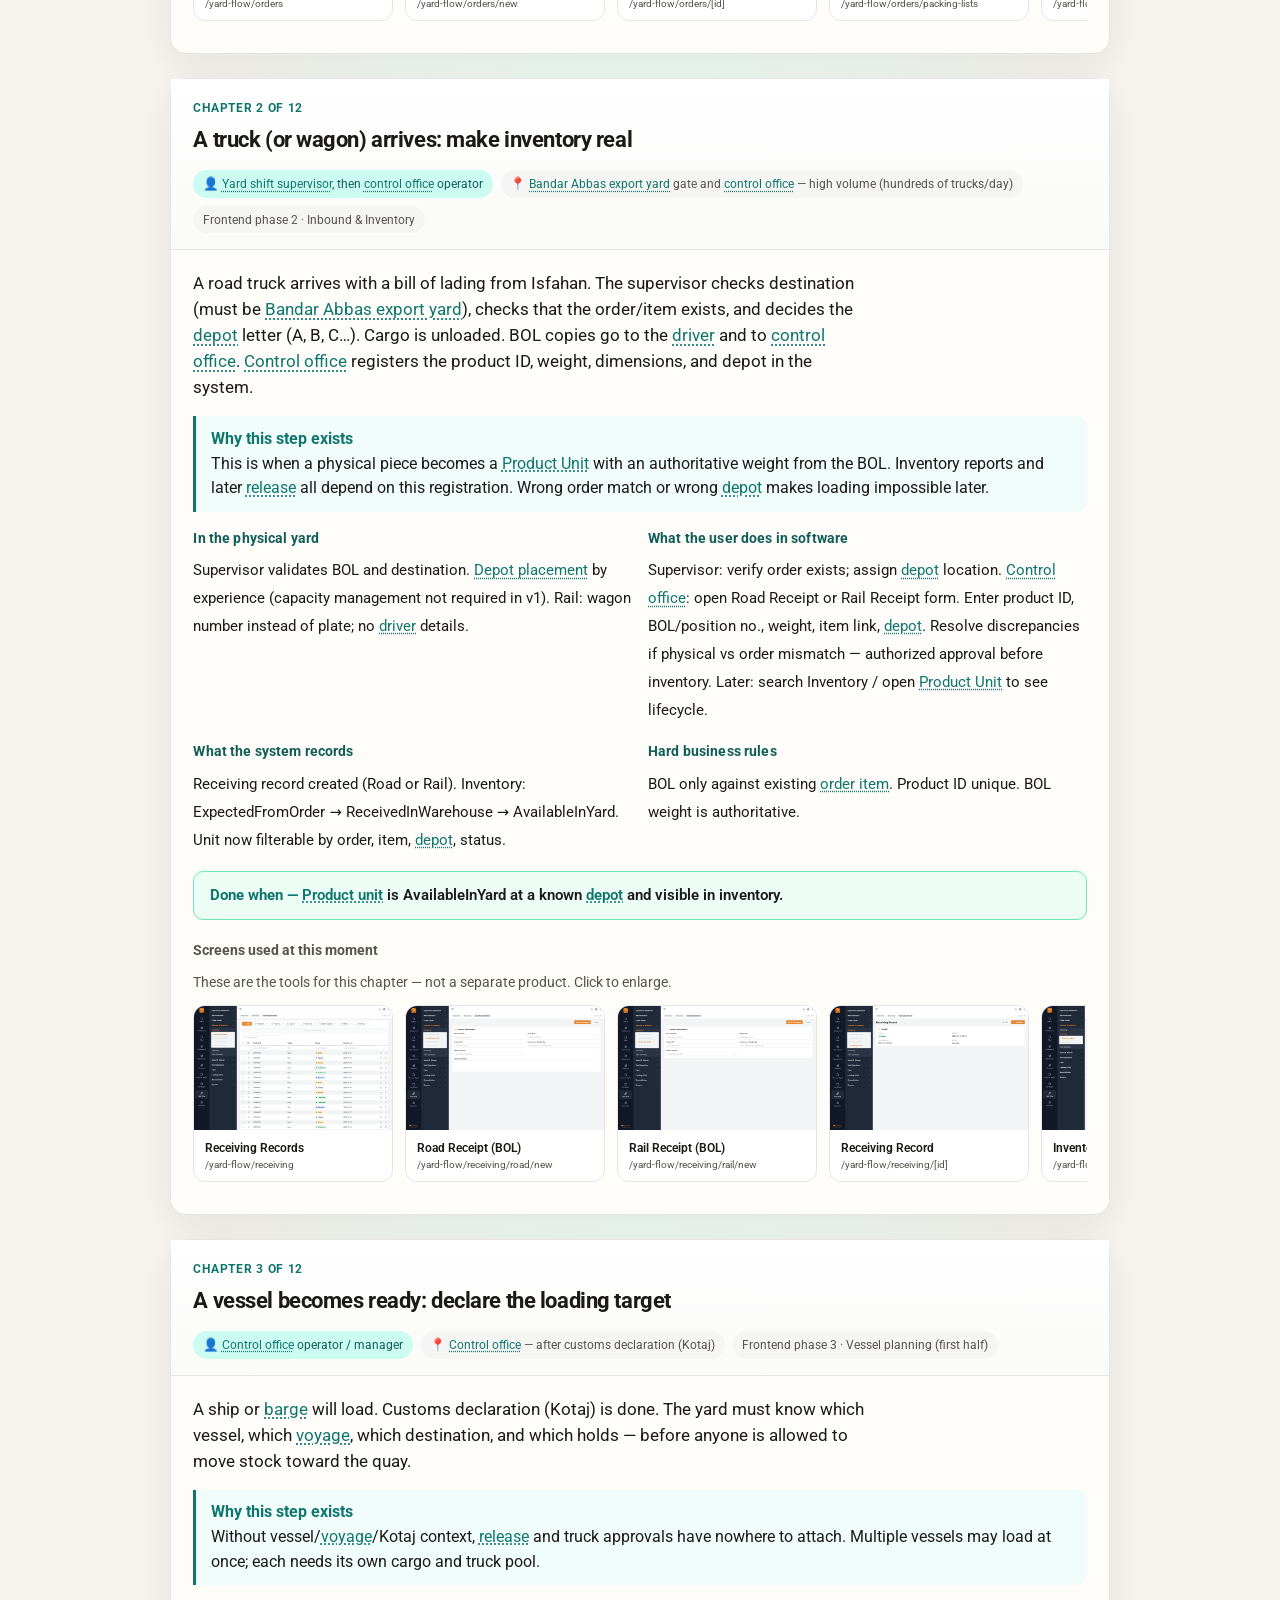
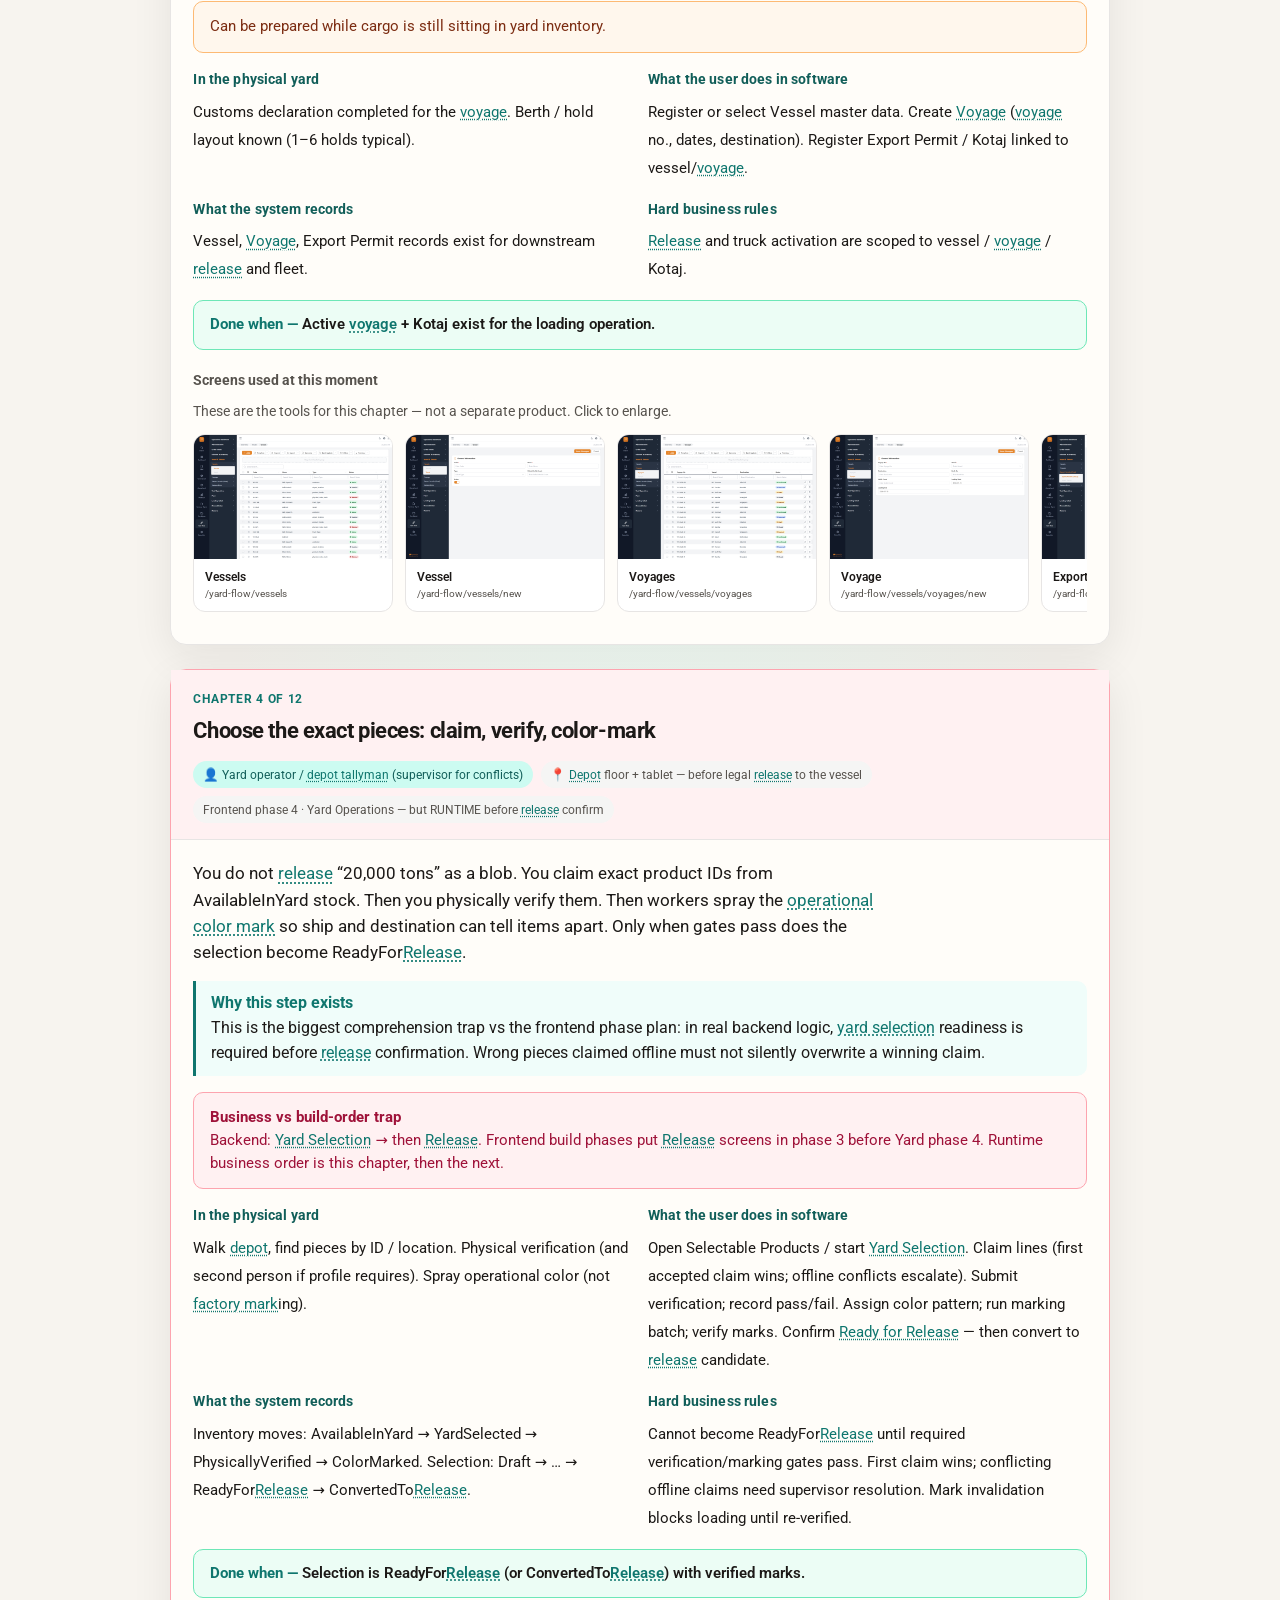
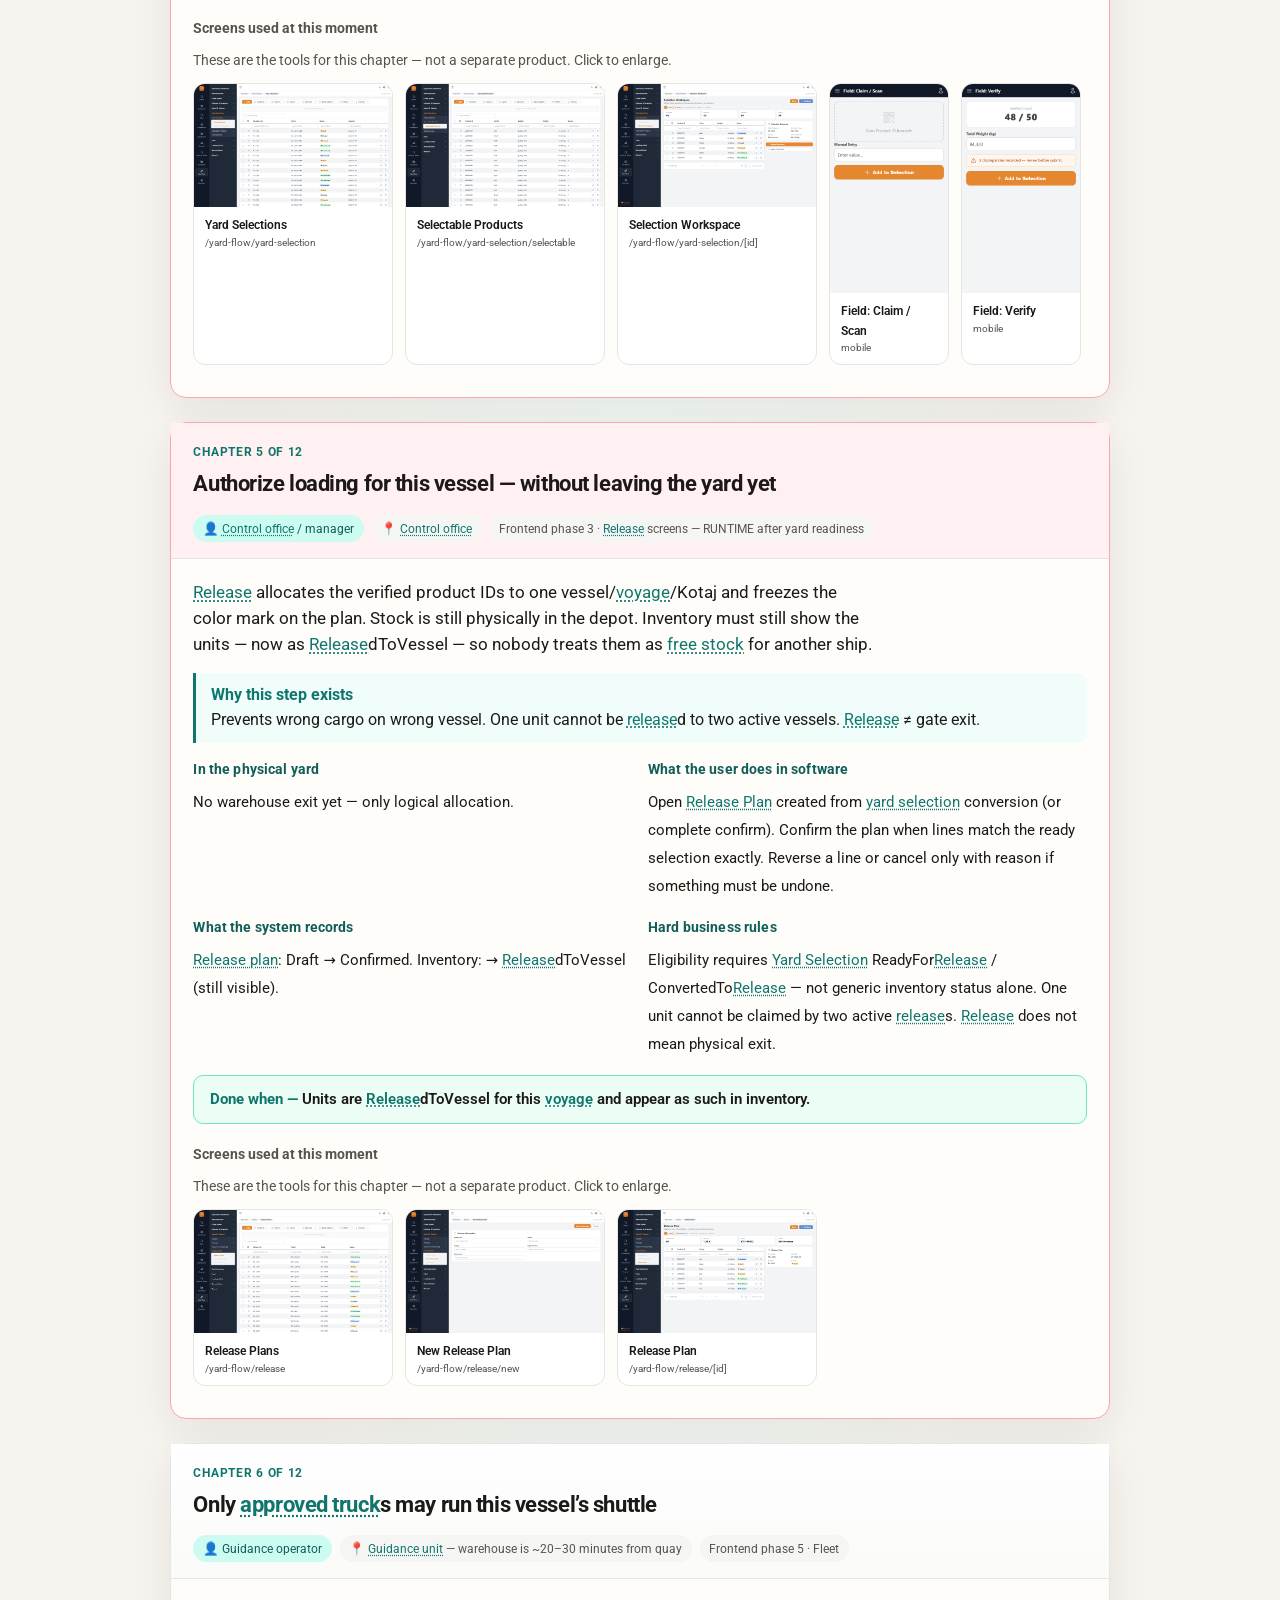
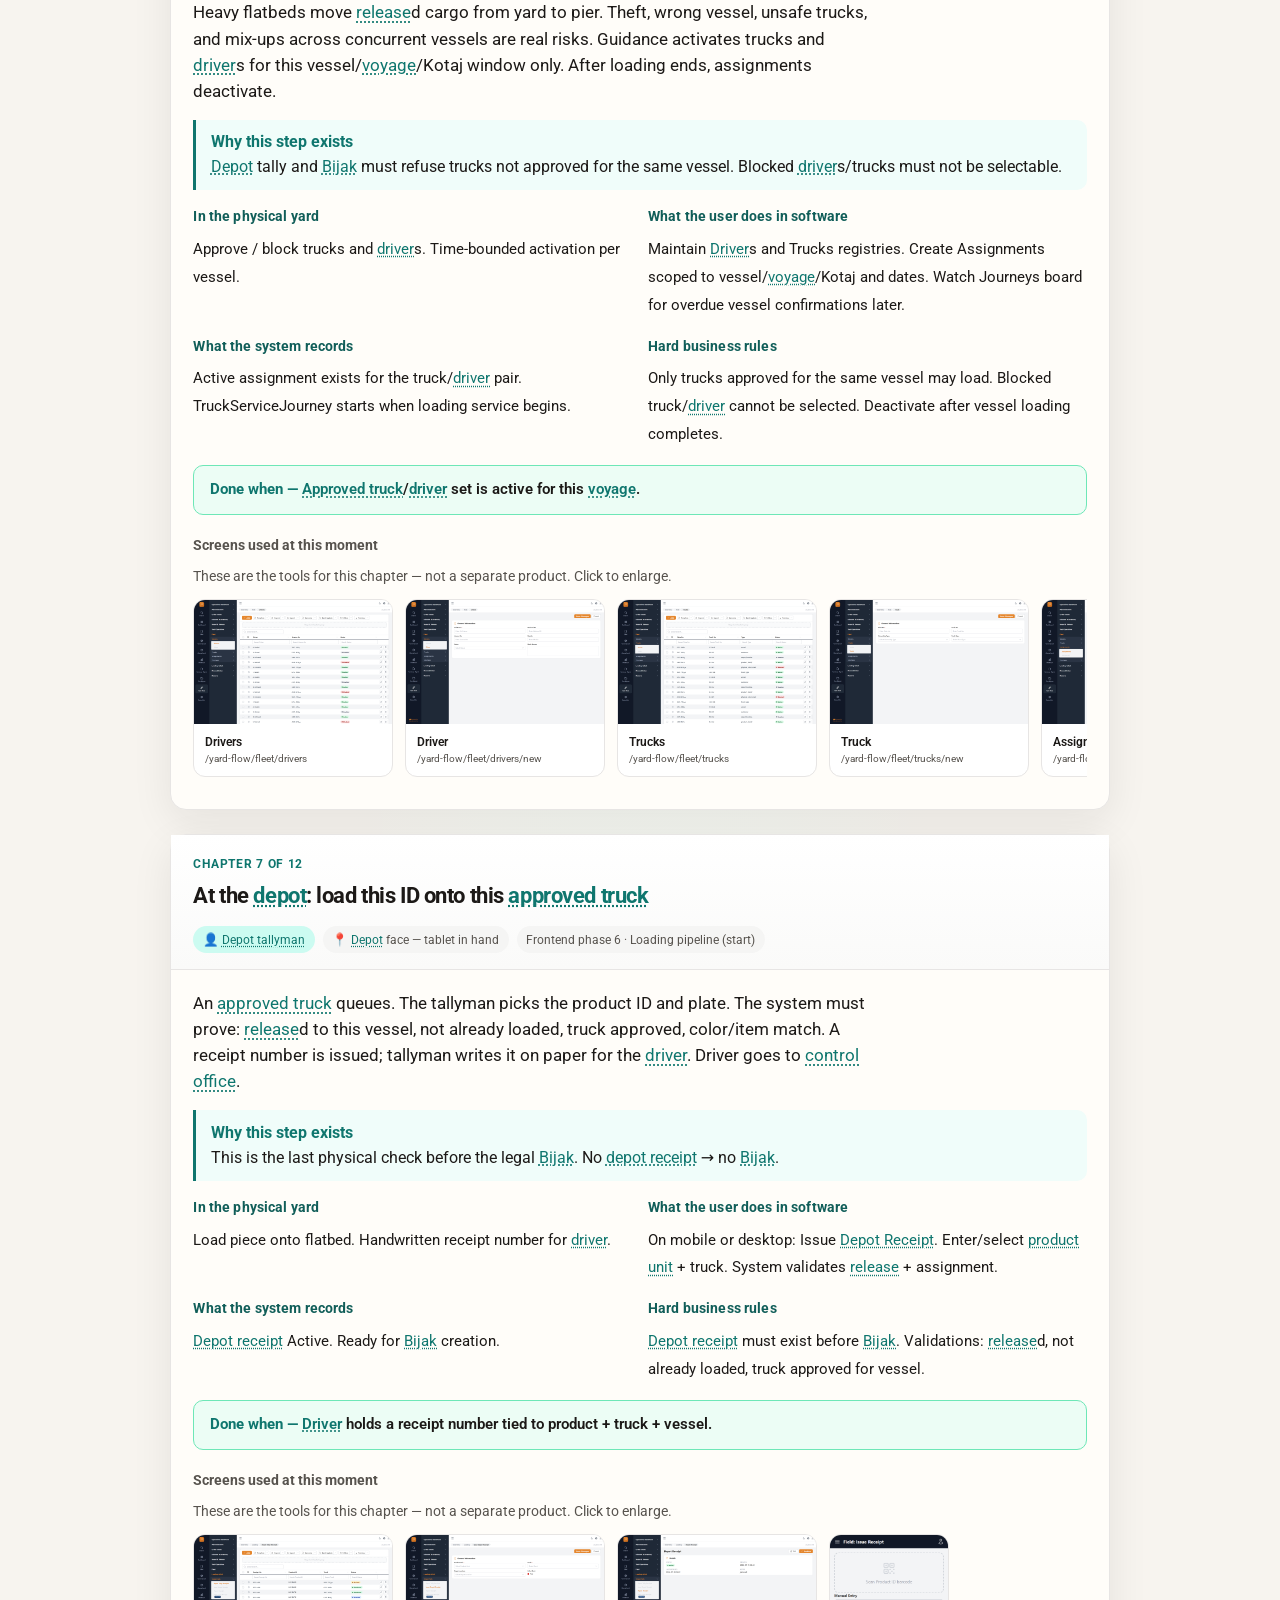
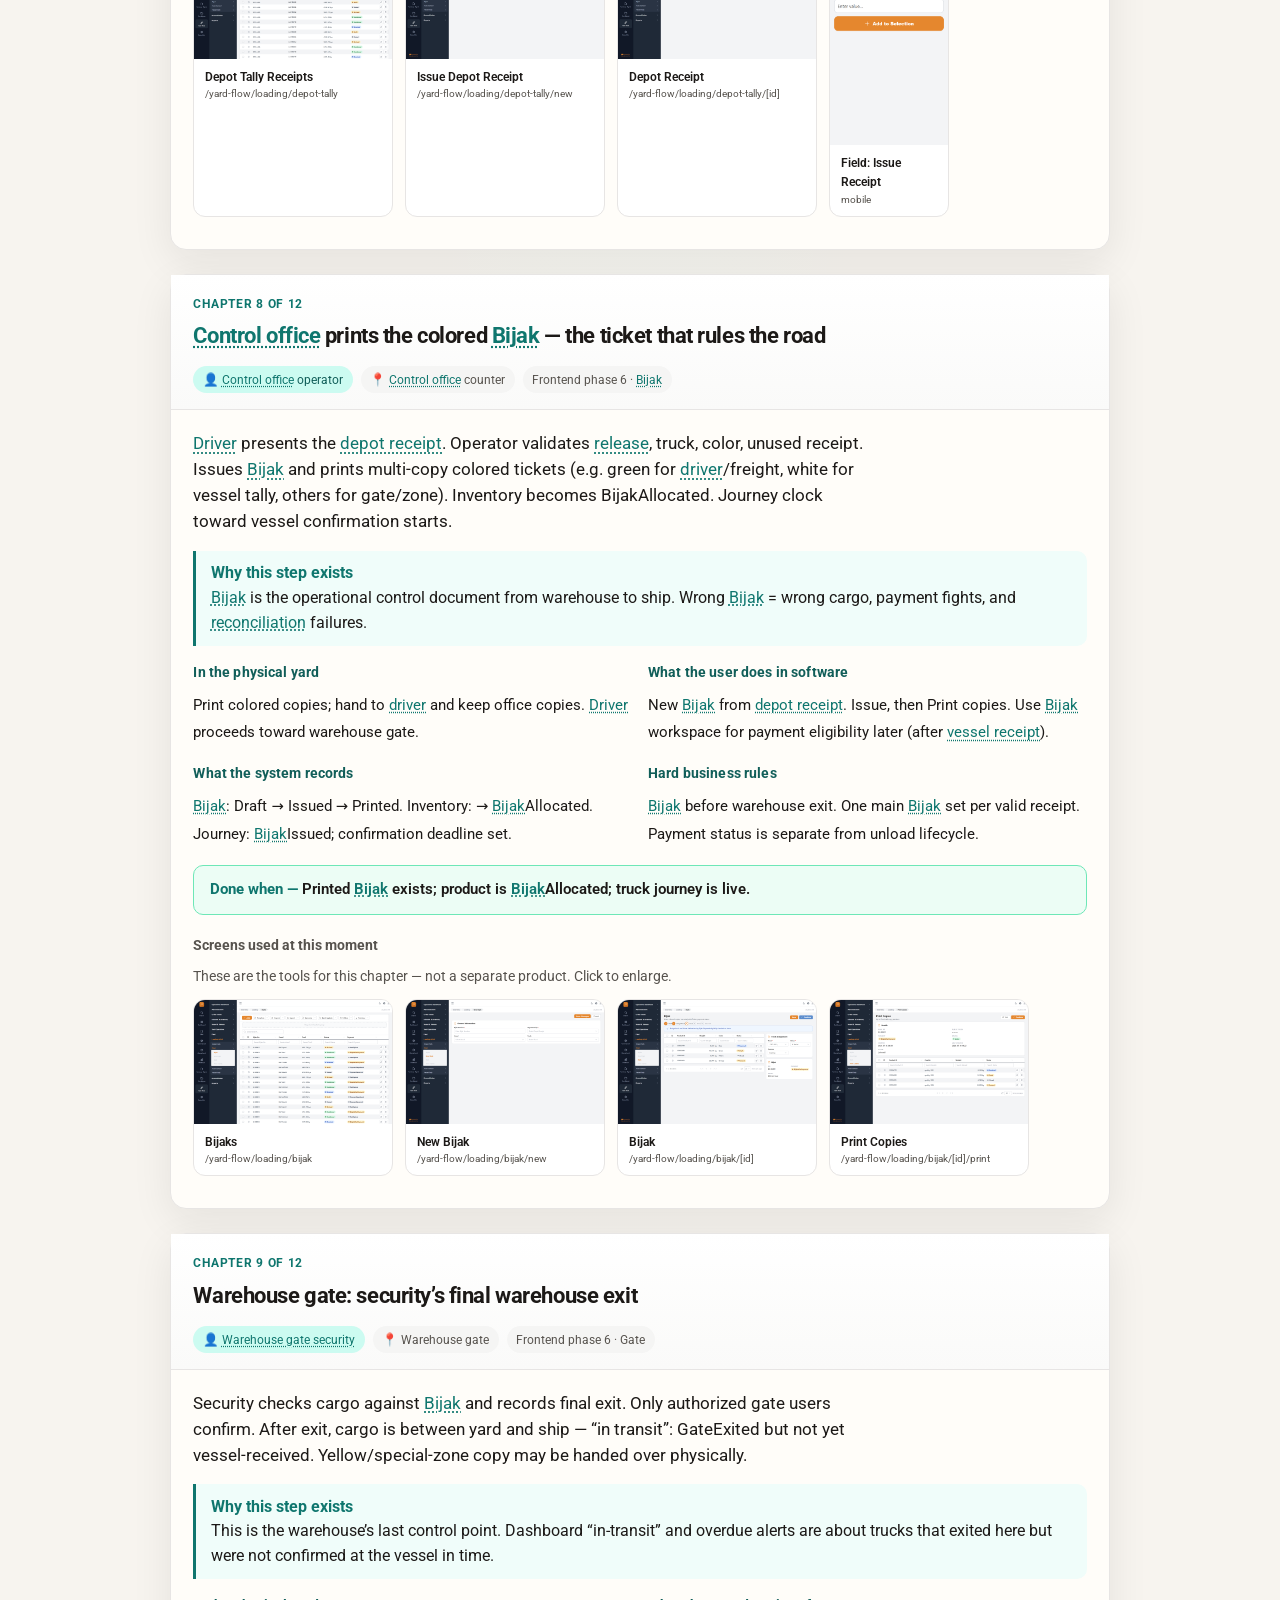
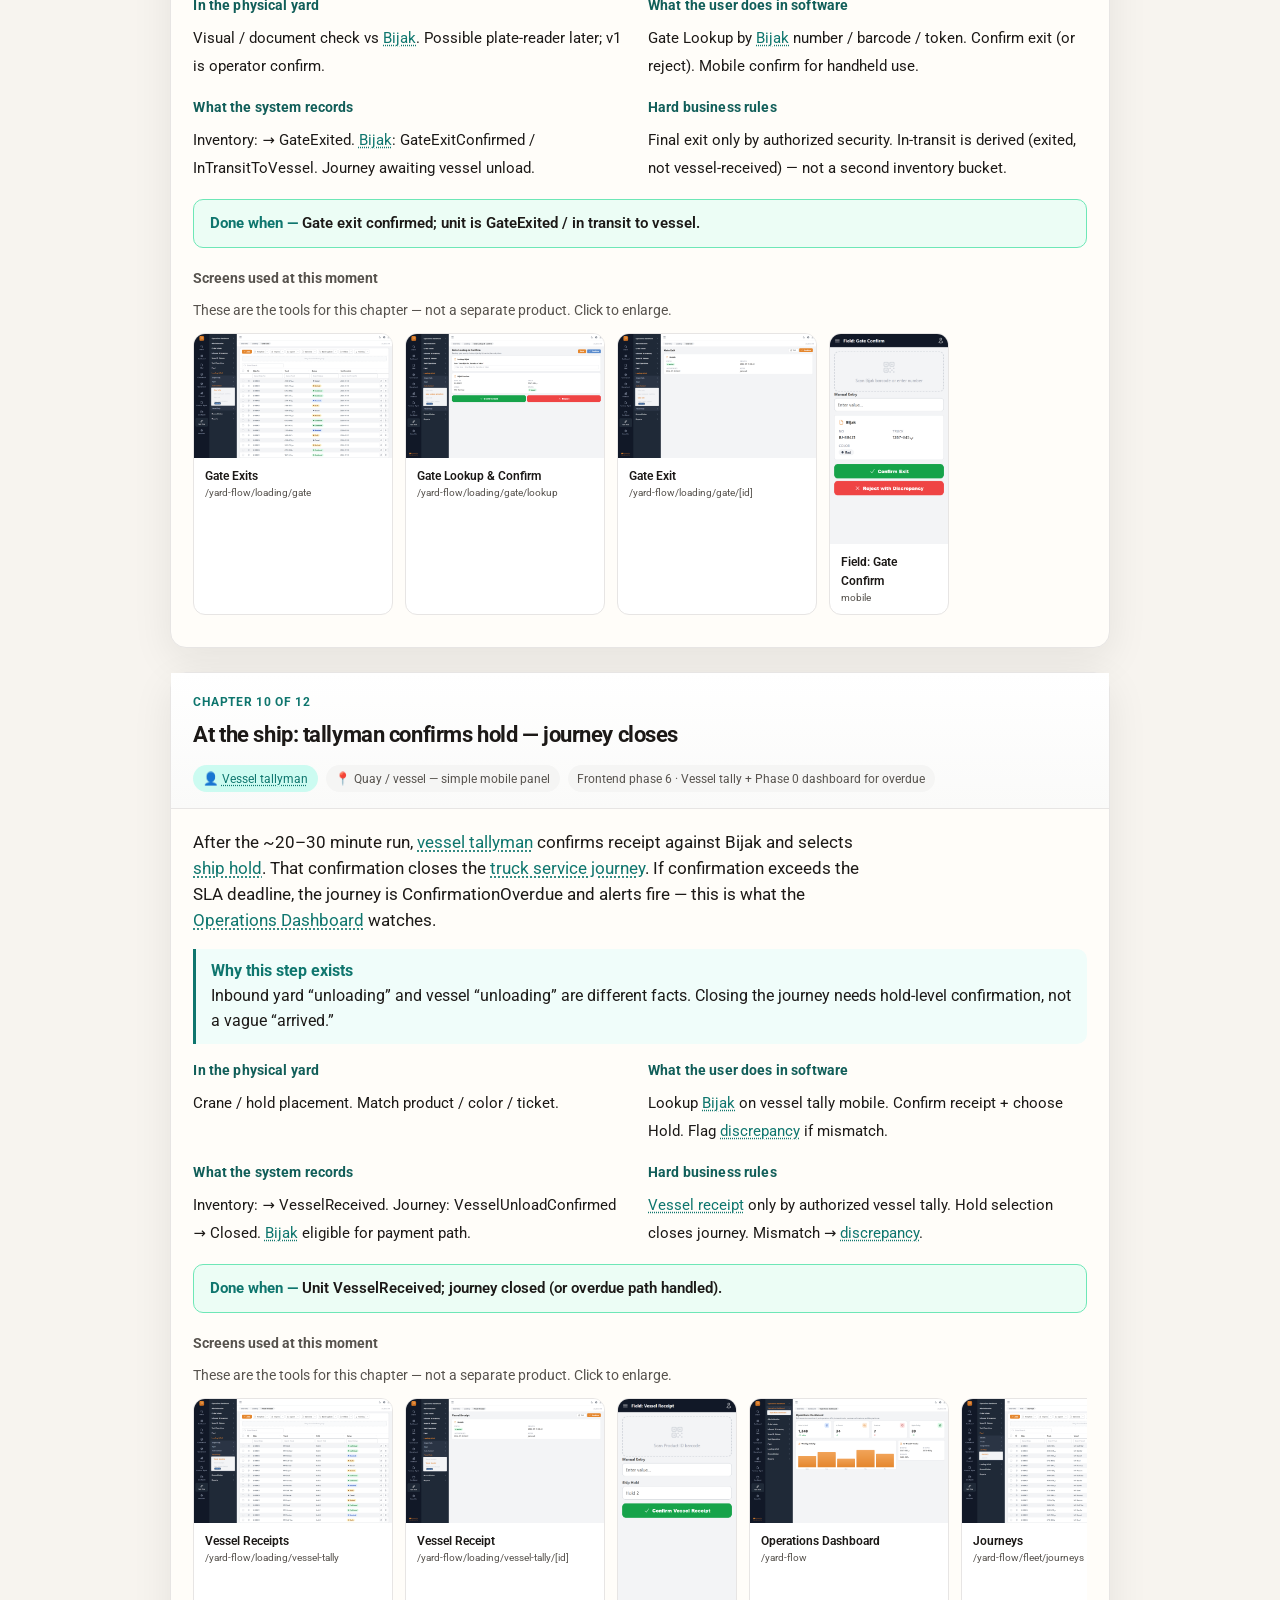
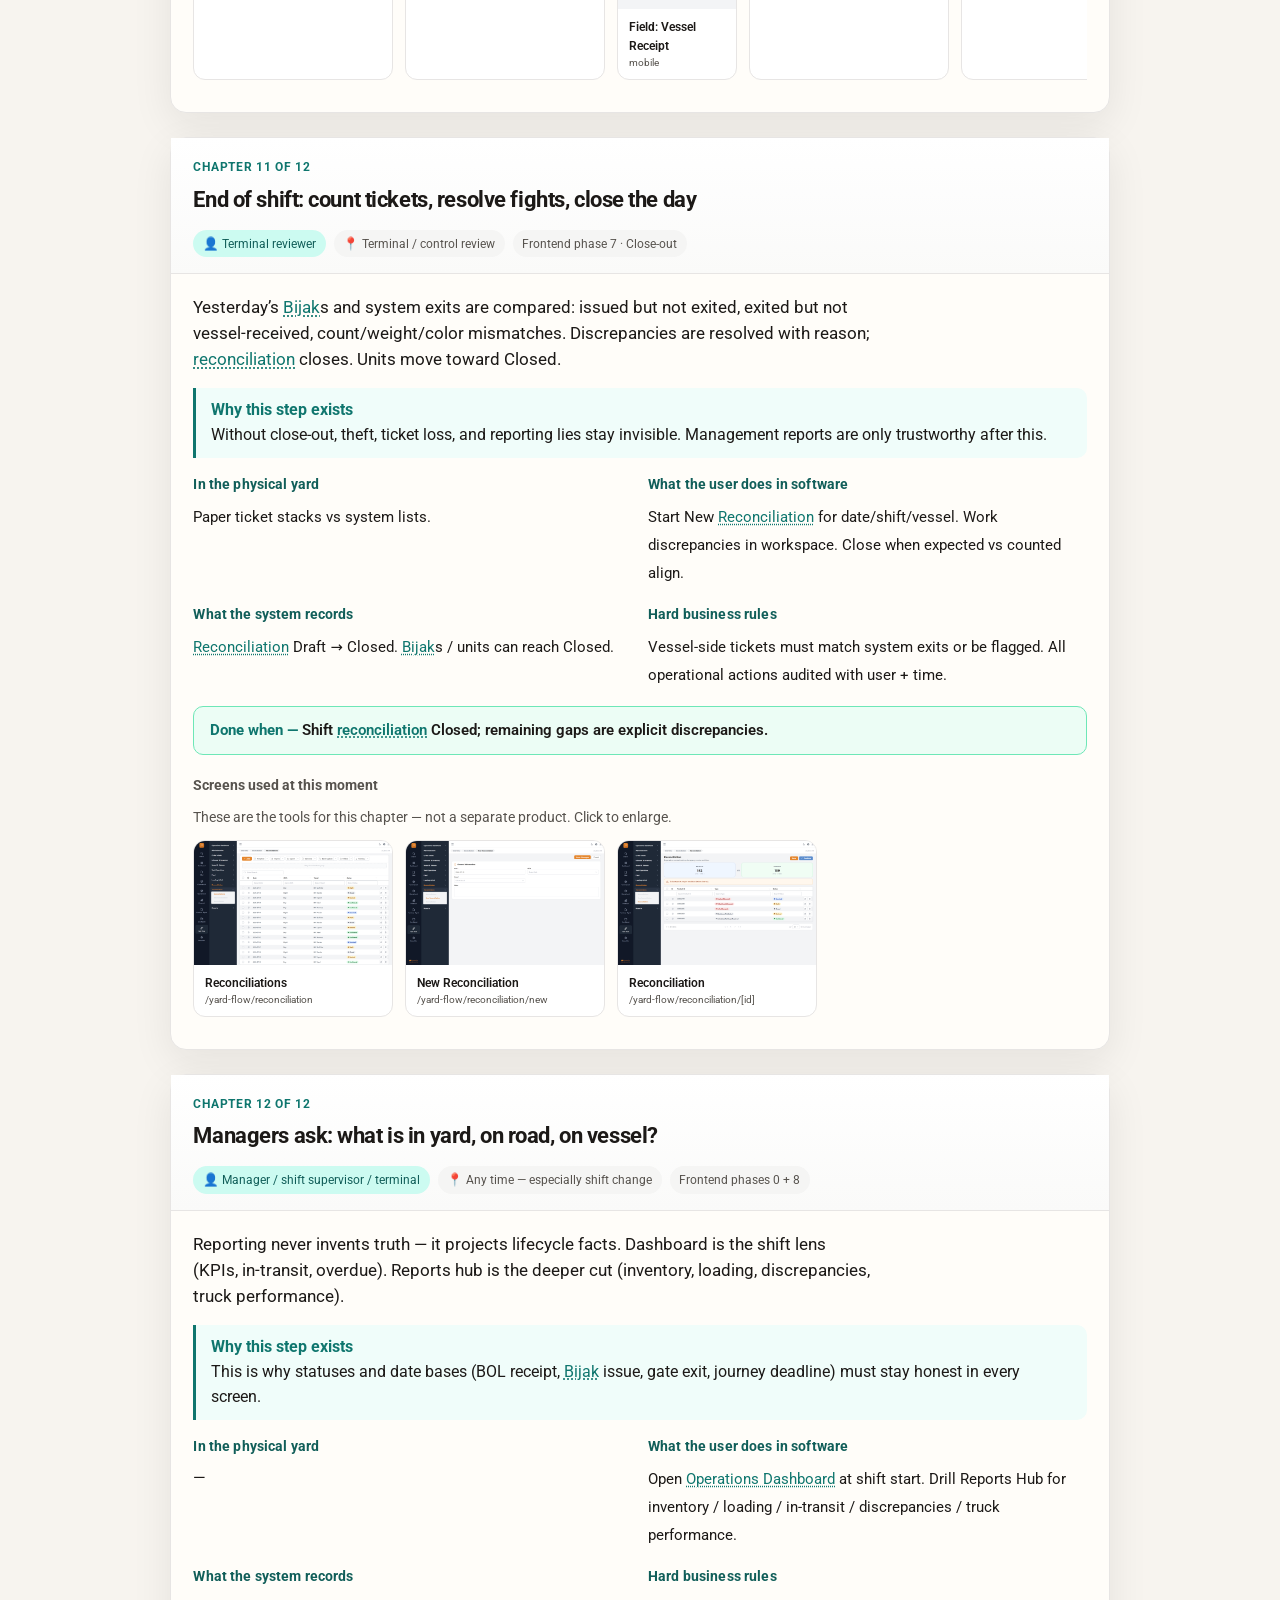
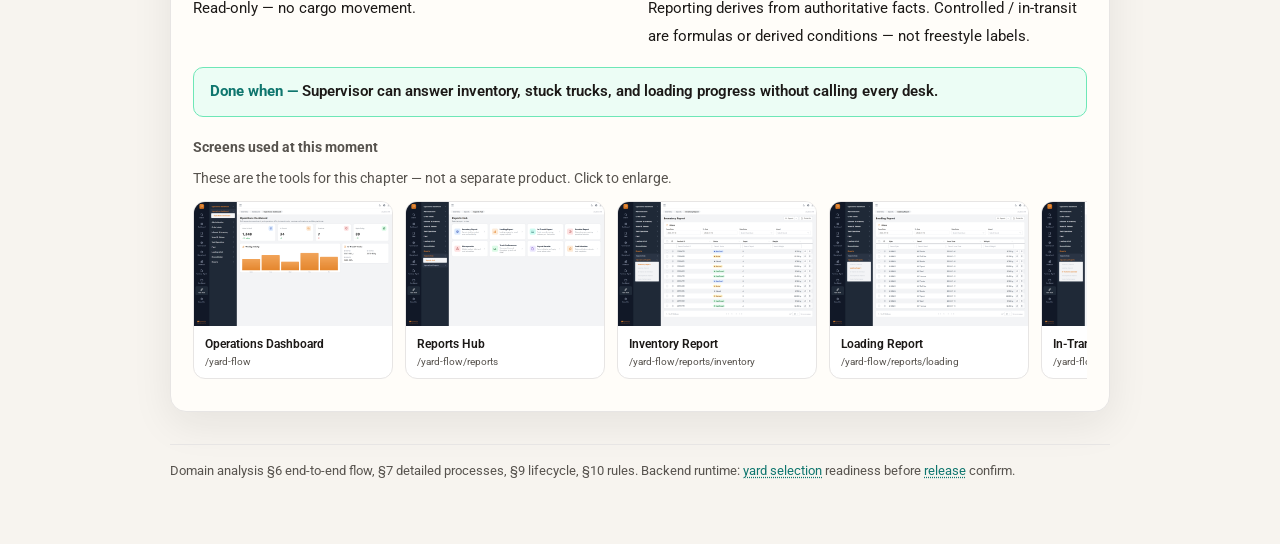
<file: story.html>
<!DOCTYPE html>
<html lang="en">
<head>
  <meta charset="UTF-8" />
  <meta name="viewport" content="width=device-width, initial-scale=1" />
  <title>Cargo story — Yard Flow</title>
  <link rel="stylesheet" href="shared/styles.css" />
</head>
<body>
  <header id="site-header"></header>

  <main class="wrap">
    <h1 class="page-title" data-ui="storyPageTitle"></h1>
    <div class="story-lead">
      <p class="story-lead-text" data-ui="storyIntro" data-glossary></p>
      <div class="story-lead-actions">
        <a href="prezi.html" class="story-action story-action--primary" data-ui="storyPreziLink"></a>
        <button type="button" id="picture-mode" class="story-action story-action--toggle"></button>
      </div>
    </div>
    <div class="progress" id="progress"></div>
    <div class="lifecycle" id="lifecycle"></div>
    <div id="chapters"></div>
    <p class="footnote" data-ui="storyFoot" data-glossary></p>
  </main>

  <script src="shared/data.js"></script>
  <script src="shared/app.js"></script>
  <script>
    (function () {
      var Y = YardStory;
      Y.initLangToggle();
      Y.mountSiteHeader("story");
      Y.initPictureMode();

      function paint() {
        Y.paintUi(document);
        var d = Y.data();
        Y.renderProgress(document.getElementById("progress"), d.chapters);
        Y.renderLifecycle(document.getElementById("lifecycle"));
        var root = document.getElementById("chapters");
        root.innerHTML = "";
        d.chapters.forEach(function (ch) {
          root.appendChild(Y.renderChapter(ch));
        });
        document.title =
          Y.getLang() === "fa" ? "داستان — Yard Flow" : "Story — Yard Flow";
      }

      paint();
      window.addEventListener("yf-lang-change", paint);
    })();
  </script>
</body>
</html>
</file>
<file: shared/styles.css>
/* Yard Flow — story journey (narrative-first)
 *
 * Fonts: Yekan Bakh (RTL/Farsi) from the app’s public/fonts — same family as the TMS UI.
 * Path is relative to this CSS file so file:// open works without a server.
 */

@font-face {
  font-family: "Yekan Bakh";
  src: url("../fonts/yekan-bakh/woff2/YekanBakh-Thin.woff2") format("woff2");
  font-weight: 100;
  font-style: normal;
  font-display: swap;
}
@font-face {
  font-family: "Yekan Bakh";
  src: url("../fonts/yekan-bakh/woff2/YekanBakh-Light.woff2") format("woff2");
  font-weight: 300;
  font-style: normal;
  font-display: swap;
}
@font-face {
  font-family: "Yekan Bakh";
  src: url("../fonts/yekan-bakh/woff2/YekanBakh-Regular.woff2") format("woff2");
  font-weight: 400;
  font-style: normal;
  font-display: swap;
}
@font-face {
  font-family: "Yekan Bakh";
  src: url("../fonts/yekan-bakh/woff2/YekanBakh-SemiBold.woff2") format("woff2");
  font-weight: 600;
  font-style: normal;
  font-display: swap;
}
@font-face {
  font-family: "Yekan Bakh";
  src: url("../fonts/yekan-bakh/woff2/YekanBakh-Bold.woff2") format("woff2");
  font-weight: 700;
  font-style: normal;
  font-display: swap;
}
@font-face {
  font-family: "Yekan Bakh";
  src: url("../fonts/yekan-bakh/woff2/YekanBakh-ExtraBold.woff2") format("woff2");
  font-weight: 800;
  font-style: normal;
  font-display: swap;
}
@font-face {
  font-family: "Yekan Bakh";
  src: url("../fonts/yekan-bakh/woff2/YekanBakh-Black.woff2") format("woff2");
  font-weight: 900;
  font-style: normal;
  font-display: swap;
}

@font-face {
  font-family: "Roboto";
  src: url("../fonts/Roboto/static/Roboto-Regular.ttf") format("truetype");
  font-weight: 400;
  font-style: normal;
  font-display: swap;
}
@font-face {
  font-family: "Roboto";
  src: url("../fonts/Roboto/static/Roboto-Medium.ttf") format("truetype");
  font-weight: 500;
  font-style: normal;
  font-display: swap;
}
@font-face {
  font-family: "Roboto";
  src: url("../fonts/Roboto/static/Roboto-SemiBold.ttf") format("truetype");
  font-weight: 600;
  font-style: normal;
  font-display: swap;
}
@font-face {
  font-family: "Roboto";
  src: url("../fonts/Roboto/static/Roboto-Bold.ttf") format("truetype");
  font-weight: 700;
  font-style: normal;
  font-display: swap;
}

:root {
  --bg: #f7f4ef;
  --paper: #fffdf9;
  --ink: #1c1917;
  --muted: #57534e;
  --line: #e7e5e4;
  --accent: #0f766e;
  --accent-soft: #ccfbf1;
  --warn: #b45309;
  --warn-bg: #fff7ed;
  --critical: #9f1239;
  --critical-bg: #fff1f2;
  --role: #1d4ed8;
  --shadow: 0 12px 40px rgba(28, 25, 23, 0.08);
  --radius: 16px;
  --font-en: "Roboto", "Segoe UI", system-ui, -apple-system, sans-serif;
  --font-fa: "Yekan Bakh", Tahoma, "Segoe UI", sans-serif;
  font-family: var(--font-en);
}

* { box-sizing: border-box; margin: 0; padding: 0; }
html { scroll-behavior: smooth; }
body {
  background:
    radial-gradient(ellipse at top, #ecfdf5 0%, transparent 50%),
    var(--bg);
  color: var(--ink);
  min-height: 100vh;
  line-height: 1.55;
}

a { color: var(--accent); }
button { font: inherit; cursor: pointer; }

.topbar {
  position: sticky; top: 0; z-index: 50;
  display: flex; flex-wrap: wrap; gap: 0.75rem; align-items: center;
  padding: 0.85rem 1.25rem;
  background: rgba(255, 253, 249, 0.92);
  backdrop-filter: blur(10px);
  border-bottom: 1px solid var(--line);
}
.topbar h1 { font-size: 1rem; flex: 1; min-width: 180px; }
.pills { display: flex; flex-wrap: wrap; gap: 0.4rem; }
.pills a {
  text-decoration: none; color: var(--ink);
  padding: 0.35rem 0.75rem; border-radius: 999px;
  border: 1px solid var(--line); background: var(--paper); font-size: 0.85rem;
}
.pills a.active, .pills a:hover { background: var(--accent); color: #fff; border-color: var(--accent); }

/* Site header — single-row chrome */
.site-header {
  position: sticky;
  top: 0;
  z-index: 50;
  background: rgba(255, 253, 249, 0.94);
  backdrop-filter: blur(10px);
  border-bottom: 1px solid var(--line);
}
.site-header-inner {
  max-width: 1100px;
  margin: 0 auto;
  padding: 0.55rem 1.25rem;
}
.site-header-row {
  display: flex;
  flex-wrap: nowrap;
  align-items: center;
  gap: 0.75rem;
  min-width: 0;
}
.site-brand {
  font-weight: 700;
  font-size: 0.95rem;
  color: var(--ink);
  text-decoration: none;
  letter-spacing: -0.01em;
  white-space: nowrap;
  flex-shrink: 0;
}
.site-brand:hover { color: var(--accent); }
.site-brand.active { color: var(--accent); }
.site-header-end {
  display: flex;
  align-items: center;
  gap: 0.5rem;
  flex-shrink: 0;
  margin-inline-start: auto;
}
.site-header-tools {
  display: flex;
  align-items: center;
  gap: 0.5rem;
  min-width: 0;
}
.site-header-end .lang-switch { flex-shrink: 0; }
.site-nav {
  display: flex;
  flex-wrap: nowrap;
  align-items: center;
  justify-content: center;
  gap: 0.35rem;
  flex: 1 1 auto;
  min-width: 0;
  overflow-x: auto;
  scrollbar-width: none;
}
.site-nav::-webkit-scrollbar { display: none; }
.site-nav-group {
  display: inline-flex;
  align-items: center;
  background: var(--paper);
  border: 1px solid var(--line);
  border-radius: 10px;
  padding: 0.2rem;
  gap: 0.15rem;
}
.site-nav-link {
  text-decoration: none;
  color: var(--muted);
  font-size: 0.82rem;
  font-weight: 600;
  padding: 0.35rem 0.75rem;
  border-radius: 7px;
  white-space: nowrap;
}
.site-nav-link:hover {
  color: var(--accent);
  background: var(--accent-soft);
}
.site-nav-link.active {
  background: var(--accent);
  color: #fff;
}
.site-nav-divider {
  width: 1px;
  height: 1.25rem;
  background: var(--line);
  margin: 0 0.15rem;
  flex-shrink: 0;
}
.site-header--compact .site-header-inner {
  padding-top: 0.45rem;
  padding-bottom: 0.4rem;
}
.site-header--compact .site-nav-link {
  font-size: 0.78rem;
  padding: 0.3rem 0.6rem;
}

.page-title {
  font-size: 1.35rem;
  letter-spacing: -0.02em;
  margin-bottom: 1rem;
  line-height: 1.35;
}
.page-intro {
  color: var(--muted);
  font-size: 0.92rem;
  line-height: 1.75;
  margin-bottom: 1.25rem;
}

.story-lead {
  display: flex;
  flex-wrap: wrap;
  align-items: flex-start;
  justify-content: space-between;
  gap: 0.85rem 1.25rem;
  padding: 1rem 1.15rem;
  margin-bottom: 1.15rem;
  background: var(--paper);
  border: 1px solid var(--line);
  border-radius: 12px;
}
.story-lead-text {
  flex: 1 1 20rem;
  margin: 0;
  color: var(--muted);
  font-size: 0.9rem;
  line-height: 1.7;
}
.story-lead-actions {
  display: flex;
  flex-wrap: wrap;
  gap: 0.5rem;
  align-items: center;
  flex-shrink: 0;
}
.story-action {
  display: inline-flex;
  align-items: center;
  padding: 0.5rem 0.9rem;
  border-radius: 8px;
  font-size: 0.82rem;
  font-weight: 600;
  text-decoration: none;
  border: 1px solid var(--line);
  background: #fff;
  color: var(--ink);
  cursor: pointer;
  font-family: inherit;
  white-space: nowrap;
}
.story-action--primary {
  background: var(--accent);
  border-color: var(--accent);
  color: #fff;
}
.story-action--primary:hover {
  background: #0d9488;
  border-color: #0d9488;
  color: #fff;
}
.story-action--toggle.on {
  background: var(--accent);
  border-color: var(--accent);
  color: #fff;
}

@media (max-width: 720px) {
  .site-header-inner {
    padding-inline: 0.75rem;
  }
  .site-nav-divider { display: none; }
  .site-nav-link {
    padding-inline: 0.5rem;
    font-size: 0.78rem;
  }
  .story-lead-actions { width: 100%; }
  .story-action { flex: 1; justify-content: center; }
}

.wrap { max-width: 980px; margin: 0 auto; padding: 1.5rem 1.25rem 4rem; }

.hero {
  background: var(--paper);
  border: 1px solid var(--line);
  border-radius: var(--radius);
  padding: 1.75rem;
  box-shadow: var(--shadow);
  margin-bottom: 1.5rem;
}
.hero h2 { font-size: 1.65rem; letter-spacing: -0.02em; margin-bottom: 0.5rem; }
.hero .fa { direction: rtl; color: var(--accent); font-size: 1.1rem; margin-bottom: 0.75rem; }
.hero p { color: var(--muted); max-width: 62ch; }
.hero .start {
  display: inline-block;
  margin-top: 1.25rem;
  background: var(--accent);
  color: #fff;
  text-decoration: none;
  padding: 0.7rem 1.2rem;
  border-radius: 10px;
  font-weight: 600;
}

.progress {
  margin-bottom: 1.25rem;
  padding: 0.85rem 1rem;
  background: var(--paper);
  border: 1px solid var(--line);
  border-radius: var(--radius);
}
.rail-label {
  font-size: 0.75rem;
  font-weight: 700;
  letter-spacing: 0.04em;
  text-transform: uppercase;
  color: var(--muted);
  margin-bottom: 0.55rem;
}
.progress-row {
  display: flex;
  gap: 0.4rem;
  overflow-x: auto;
  padding: 0.15rem 0;
}
.progress-dot {
  position: relative;
  flex: 0 0 auto;
  width: 2.15rem;
  height: 2.15rem;
  border-radius: 50%;
  display: grid;
  place-items: center;
  text-decoration: none;
  border: 1px solid var(--line);
  background: #fff;
  color: var(--muted);
  font-size: 0.8rem;
  font-weight: 700;
}
.progress-dot:hover { border-color: var(--accent); color: var(--accent); }
.progress-dot.crit {
  border-color: #fda4af;
  background: var(--critical-bg);
  color: var(--critical);
}
.progress-dot .crit-mark {
  position: absolute;
  top: -0.35rem;
  inset-inline-end: -0.2rem;
  font-size: 0.65rem;
  line-height: 1;
  color: var(--critical);
}

.chapter {
  background: var(--paper);
  border: 1px solid var(--line);
  border-radius: var(--radius);
  margin-bottom: 1.5rem;
  overflow: visible;
  box-shadow: var(--shadow);
  scroll-margin-top: 72px;
}
.chapter.critical { border-color: #fda4af; }
.chapter-head {
  padding: 1.25rem 1.4rem 1rem;
  border-bottom: 1px solid var(--line);
  background: linear-gradient(180deg, #fff 0%, #fafaf9 100%);
}
.chapter.critical .chapter-head { background: var(--critical-bg); }
.kicker {
  font-size: 0.75rem; font-weight: 700; letter-spacing: 0.06em;
  text-transform: uppercase; color: var(--accent); margin-bottom: 0.35rem;
}
.chapter h3 { font-size: 1.35rem; letter-spacing: -0.02em; }
.chapter .title-fa { direction: rtl; color: var(--muted); margin-top: 0.25rem; }
.meta-row {
  display: flex; flex-wrap: wrap; gap: 0.5rem; margin-top: 0.85rem;
}
.chip {
  font-size: 0.78rem; padding: 0.25rem 0.6rem; border-radius: 999px;
  background: var(--accent-soft); color: #115e59;
}
.chip.setting { background: #f5f5f4; color: var(--muted); }

.chapter-body { padding: 1.25rem 1.4rem 1.5rem; }
.scene {
  font-size: 1.05rem; margin-bottom: 1rem; max-width: 68ch;
}
.why {
  border-left: 3px solid var(--accent);
  padding: 0.65rem 0.9rem;
  background: #f0fdfa;
  border-radius: 0 10px 10px 0;
  margin: 1rem 0;
  color: var(--ink);
}
.why strong { color: var(--accent); }
.alert {
  margin: 1rem 0; padding: 0.85rem 1rem;
  border-radius: 10px; background: var(--warn-bg); border: 1px solid #fdba74;
  color: #7c2d12; font-size: 0.92rem;
}
.alert.critical-alert {
  background: var(--critical-bg); border-color: #fda4af; color: var(--critical);
}

.grid-2 {
  display: grid; grid-template-columns: 1fr 1fr; gap: 1rem; margin: 1rem 0;
}
@media (max-width: 720px) { .grid-2 { grid-template-columns: 1fr; } }

.block h4 {
  font-size: 0.88rem;
  font-weight: 700;
  letter-spacing: 0.01em;
  color: #115e59;
  margin-bottom: 0.5rem;
}
.sentence-list { color: var(--ink); font-size: 0.92rem; line-height: 1.9; }

.done {
  margin: 1rem 0;
  padding: 0.75rem 1rem;
  border-radius: 10px;
  background: #ecfdf5;
  border: 1px solid #6ee7b7;
  font-weight: 600;
  font-size: 0.95rem;
}

.tools { margin-top: 1.25rem; }
.tools > h4 {
  font-size: 0.85rem; margin-bottom: 0.65rem; color: var(--muted);
}
.tools-note {
  font-size: 0.85rem; color: var(--muted); margin-bottom: 0.75rem;
}
.tool-rail {
  display: flex; gap: 0.75rem; overflow-x: auto; padding-bottom: 0.5rem;
  scroll-snap-type: x mandatory;
}
.tool {
  flex: 0 0 200px; scroll-snap-align: start;
  border: 1px solid var(--line); border-radius: 12px; overflow: hidden;
  background: #fff; cursor: pointer; transition: transform 0.15s, box-shadow 0.15s;
}
.tool:hover { transform: translateY(-2px); box-shadow: var(--shadow); }
.tool.mobile { flex: 0 0 120px; }
.tool img {
  width: 100%; aspect-ratio: 16/10; object-fit: cover; object-position: top;
  display: block; background: #f5f5f4;
}
.tool.mobile img { aspect-ratio: 9/16; }
.tool .cap { padding: 0.5rem 0.65rem; font-size: 0.78rem; font-weight: 600; }
.tool .route { font-size: 0.65rem; color: var(--muted); font-weight: 400; }

.lifecycle {
  margin: 0 0 1.5rem;
  padding: 0.85rem 1rem;
  background: #f0fdfa;
  border: 1px dashed #5eead4;
  border-radius: var(--radius);
}
.lifecycle-row {
  display: flex;
  flex-wrap: wrap;
  gap: 0.35rem;
  align-items: center;
}
.life-step {
  font-size: 0.72rem;
  padding: 0.35rem 0.55rem;
  border-radius: 8px;
  background: #fff;
  border: 1px solid var(--line);
  color: var(--muted);
}
.life-step b { display: block; color: var(--ink); font-size: 0.72rem; }
.life-step .life-n {
  display: block;
  font-size: 0.65rem;
  font-weight: 700;
  color: var(--accent);
  margin-bottom: 0.1rem;
}
.life-arrow { color: var(--muted); }

.role-card {
  background: var(--paper); border: 1px solid var(--line);
  border-radius: var(--radius); padding: 1.25rem; margin-bottom: 1rem;
  box-shadow: var(--shadow);
}
.role-card h3 { font-size: 1.15rem; }
.role-card .fa { direction: rtl; color: var(--role); margin: 0.25rem 0 0.5rem; }
.role-card .morning { color: var(--muted); margin-bottom: 0.75rem; }
.role-card .links { display: flex; flex-wrap: wrap; gap: 0.4rem; }
.role-card .links a {
  text-decoration: none; font-size: 0.8rem;
  padding: 0.3rem 0.65rem; border-radius: 8px;
  background: #eff6ff; color: var(--role); border: 1px solid #bfdbfe;
}
.cares { margin-top: 0.75rem; font-size: 0.85rem; color: var(--muted); }

.hub-grid {
  display: grid; grid-template-columns: repeat(auto-fit, minmax(240px, 1fr));
  gap: 1rem; margin-top: 1.25rem;
}
.hub-card {
  display: block; text-decoration: none; color: inherit;
  background: var(--paper); border: 1px solid var(--line);
  border-radius: var(--radius); padding: 1.25rem; box-shadow: var(--shadow);
}
.hub-card:hover { border-color: var(--accent); }
.hub-card--prezi {
  border-color: #99f6e4;
  background: linear-gradient(145deg, #fff 0%, #f0fdfa 100%);
}
.hub-card--prezi:hover { border-color: var(--accent); }
.hub-card h3 { margin-bottom: 0.4rem; }
.hub-card p { color: var(--muted); font-size: 0.9rem; }

.lightbox {
  display: none; position: fixed; inset: 0; z-index: 200;
  background: rgba(28,25,23,0.88); align-items: center; justify-content: center;
  padding: 1.5rem;
}
.lightbox.open { display: flex; }
.lightbox img { max-width: min(96vw, 1100px); max-height: 78vh; border-radius: 8px; }
.lightbox .cap {
  position: absolute; bottom: 1.5rem; left: 50%; transform: translateX(-50%);
  background: #fff; padding: 0.6rem 1rem; border-radius: 8px; max-width: 90vw;
  text-align: center; font-size: 0.9rem;
}
.lightbox .x {
  position: absolute; top: 1rem; right: 1rem;
  width: 2.5rem; height: 2.5rem; border-radius: 50%; border: none; background: #fff;
}

.footnote {
  margin-top: 2rem; font-size: 0.8rem; color: var(--muted);
  border-top: 1px solid var(--line); padding-top: 1rem;
}

body.picture-mode .scene,
body.picture-mode .why,
body.picture-mode .block,
body.picture-mode .done,
body.picture-mode .alert,
body.picture-mode .tools-note { display: none; }
body.picture-mode .tool { flex-basis: 260px; }
body.picture-mode .tool.mobile { flex-basis: 140px; }

.lang-switch {
  display: inline-flex;
  border: 1px solid var(--line);
  border-radius: 999px;
  overflow: hidden;
  background: var(--paper);
}
.lang-switch button {
  border: none;
  background: transparent;
  padding: 0.35rem 0.75rem;
  font-size: 0.8rem;
  font-weight: 600;
  color: var(--muted);
  cursor: pointer;
}
.lang-switch button.on {
  background: var(--accent);
  color: #fff;
}

/* RTL (Farsi) — Yekan Bakh, same as TMS app */
html[dir="rtl"] body,
html[dir="rtl"] button,
html[dir="rtl"] input,
html[dir="rtl"] .topbar,
html[dir="rtl"] .wrap {
  font-family: var(--font-fa);
}
html[dir="ltr"] body {
  font-family: var(--font-en);
}
html[dir="rtl"] .why {
  border-left: none;
  border-right: 3px solid var(--accent);
  border-radius: 10px 0 0 10px;
}
html[dir="rtl"] .sentence-list { line-height: 2; }
html[dir="rtl"] .done::before { content: none; }
html[dir="rtl"] .scene,
html[dir="rtl"] .why,
html[dir="rtl"] .alert,
html[dir="rtl"] .done,
html[dir="rtl"] .tools-note,
html[dir="rtl"] .hero p,
html[dir="rtl"] .role-card .morning {
  text-align: right;
}
html[dir="rtl"] .chapter h3,
html[dir="rtl"] .hero h2,
html[dir="rtl"] .role-card h3 {
  text-align: right;
}
html[dir="rtl"] .hero h2 { font-size: 1.5rem; }
html[dir="rtl"] .hero .fa { font-size: 1rem; }
html[dir="rtl"] .hero p { font-size: 0.96rem; line-height: 1.9; }
html[dir="rtl"] .chapter h3 { font-size: 1.22rem; }
html[dir="rtl"] .chip { font-size: 0.74rem; }
html[dir="rtl"] .scene { font-size: 0.98rem; line-height: 2; }
html[dir="rtl"] .why,
html[dir="rtl"] .alert,
html[dir="rtl"] .done,
html[dir="rtl"] .sentence-list,
html[dir="rtl"] .tools-note,
html[dir="rtl"] .role-card .morning {
  font-size: 0.9rem;
  line-height: 1.95;
}
html[dir="rtl"] .block h4,
html[dir="rtl"] .tools > h4 {
  font-size: 0.92rem;
  text-transform: none;
  letter-spacing: 0;
  color: var(--accent);
}
html[dir="ltr"] .done-prefix { font-weight: 700; color: var(--accent); }
html[dir="rtl"] .done-prefix { font-weight: 700; color: var(--accent); }

.done::before { content: none; }

/* Glossary links in story text */
a.gloss-term {
  color: var(--accent);
  text-decoration: underline;
  text-decoration-style: dotted;
  text-underline-offset: 0.15em;
  cursor: pointer;
}
a.gloss-term:hover {
  text-decoration-style: solid;
  background: rgba(17, 94, 89, 0.06);
}
a.gloss-term.open {
  text-decoration-style: solid;
  background: rgba(17, 94, 89, 0.12);
}
.gloss-popover {
  position: fixed;
  z-index: 100;
  max-width: min(22rem, 88vw);
  padding: 0.65rem 0.8rem;
  border-radius: 10px;
  background: #134e4a;
  color: #fff;
  box-shadow: 0 8px 24px rgba(0, 0, 0, 0.22);
  font-size: 0.82rem;
  line-height: 1.55;
}
.gloss-popover-pair {
  font-weight: 600;
  font-size: 0.74rem;
  color: #99f6e4;
  margin-bottom: 0.35rem;
}
.gloss-popover-meaning {
  white-space: pre-line;
}
.gloss-popover-hint {
  margin-top: 0.45rem;
  font-size: 0.72rem;
  color: #a7f3d0;
  opacity: 0.92;
}
html[dir="rtl"] .gloss-popover,
html[dir="rtl"] .gloss-popover-meaning {
  text-align: right;
  line-height: 1.85;
}

/* Glossary page */
.glossary-wrap { max-width: 52rem; }
.glossary-back {
  display: inline-flex;
  align-items: center;
  margin-bottom: 1rem;
  padding: 0.42rem 0.9rem;
  border-radius: 999px;
  border: 1px solid var(--line);
  background: var(--paper);
  color: var(--accent);
  text-decoration: none;
  font-size: 0.88rem;
  font-weight: 600;
  box-shadow: var(--shadow);
}
.glossary-back:hover {
  border-color: var(--accent);
  background: rgba(17, 94, 89, 0.06);
}
html[dir="rtl"] .glossary-back {
  flex-direction: row-reverse;
}
.glossary-intro {
  color: var(--muted);
  font-size: 0.95rem;
  line-height: 1.75;
  margin-bottom: 1.25rem;
}
.glossary-toolbar {
  display: flex;
  flex-wrap: wrap;
  gap: 0.75rem;
  margin-bottom: 1.25rem;
}
.glossary-toolbar input,
.glossary-toolbar select {
  flex: 1 1 14rem;
  padding: 0.55rem 0.75rem;
  border: 1px solid var(--line);
  border-radius: 8px;
  font: inherit;
  background: var(--paper);
}
.glossary-count { margin-bottom: 1rem; font-size: 0.88rem; }
.glossary-section { margin-bottom: 2rem; }
.glossary-section h3 {
  font-size: 1rem;
  color: var(--accent);
  margin: 0 0 0.75rem;
  padding-bottom: 0.35rem;
  border-bottom: 1px solid var(--line);
}
.glossary-card {
  background: var(--paper);
  border: 1px solid var(--line);
  border-radius: 12px;
  padding: 1rem 1.1rem;
  margin-bottom: 0.75rem;
  scroll-margin-top: 5rem;
}
.glossary-card.glossary-highlight {
  border-color: var(--accent);
  box-shadow: 0 0 0 2px rgba(17, 94, 89, 0.15);
}
.glossary-head {
  display: grid;
  gap: 0.35rem;
  margin-bottom: 0.65rem;
}
.glossary-pair { display: flex; flex-wrap: wrap; gap: 0.35rem 0.6rem; align-items: baseline; }
.glossary-k {
  font-size: 0.72rem;
  font-weight: 700;
  text-transform: uppercase;
  letter-spacing: 0.04em;
  color: var(--muted);
  min-width: 4.5rem;
}
.glossary-v { font-weight: 600; }
.glossary-meaning { margin: 0.35rem 0; line-height: 1.75; font-size: 0.92rem; }
.glossary-source { margin: 0.25rem 0 0; font-size: 0.8rem; }
.glossary-web-note {
  margin: 0.5rem 0 0;
  padding: 0.5rem 0.65rem;
  background: #fffbeb;
  border-radius: 8px;
  font-size: 0.82rem;
  color: #92400e;
}
html[dir="rtl"] .glossary-k { text-transform: none; letter-spacing: 0; min-width: 3rem; }
html[dir="rtl"] .glossary-intro,
html[dir="rtl"] .glossary-meaning { text-align: right; line-height: 1.95; }

/* Domain model page — full markdown document */
.models-wrap { max-width: none; padding-bottom: 3rem; }
.domain-layout {
  display: grid;
  grid-template-columns: minmax(11rem, 15rem) minmax(0, 1fr);
  gap: 1.75rem 2rem;
  align-items: start;
  margin-top: 0.5rem;
}
.domain-toc {
  position: sticky;
  top: 4.5rem;
  max-height: calc(100vh - 5.5rem);
  overflow: auto;
  padding: 0.75rem 0.85rem;
  border: 1px solid var(--line);
  border-radius: 10px;
  background: var(--paper);
  font-size: 0.78rem;
  line-height: 1.45;
}
.domain-toc h4 {
  margin: 0 0 0.5rem;
  font-size: 0.82rem;
  color: var(--accent);
}
.domain-toc ul {
  list-style: none;
  margin: 0;
  padding: 0;
}
.domain-toc li { margin: 0.15rem 0; }
.domain-toc li.toc-l3 { padding-inline-start: 0.75rem; opacity: 0.92; }
.domain-toc a {
  color: var(--ink);
  text-decoration: none;
  display: block;
  padding: 0.12rem 0;
}
.domain-toc a:hover { color: var(--accent); text-decoration: underline; }
.domain-doc {
  background: var(--paper);
  border: 1px solid var(--line);
  border-radius: 12px;
  padding: 1.5rem 1.75rem;
  box-shadow: var(--shadow);
  font-size: 0.92rem;
  line-height: 1.75;
  scroll-margin-top: 4.5rem;
}
.domain-doc > :first-child { margin-top: 0; }
.domain-doc h1 {
  font-size: 1.55rem;
  color: var(--accent);
  margin: 0 0 1rem;
  line-height: 1.35;
}
.domain-doc h2 {
  font-size: 1.15rem;
  color: var(--accent);
  margin: 2rem 0 0.75rem;
  padding-top: 0.5rem;
  border-top: 1px solid var(--line);
  scroll-margin-top: 4.5rem;
}
.domain-doc h2:first-of-type { border-top: none; padding-top: 0; }
.domain-doc h3 {
  font-size: 1rem;
  margin: 1.35rem 0 0.5rem;
  color: var(--ink);
  scroll-margin-top: 4.5rem;
}
.domain-doc h4 { font-size: 0.95rem; margin: 1rem 0 0.4rem; }
.domain-doc p { margin: 0.65rem 0; }
.domain-doc ul, .domain-doc ol { margin: 0.5rem 0 0.75rem; padding-inline-start: 1.35rem; }
.domain-doc li { margin: 0.25rem 0; }
.domain-doc blockquote {
  margin: 0.75rem 0;
  padding: 0.65rem 0.85rem;
  border-inline-start: 3px solid var(--accent);
  background: #f0fdfa;
  color: #134e4a;
  border-radius: 0 8px 8px 0;
}
.domain-doc hr {
  border: none;
  border-top: 1px solid var(--line);
  margin: 1.5rem 0;
}
.domain-doc table {
  width: 100%;
  border-collapse: collapse;
  margin: 0.85rem 0 1rem;
  font-size: 0.84rem;
  display: block;
  overflow-x: auto;
}
.domain-doc th, .domain-doc td {
  border: 1px solid var(--line);
  padding: 0.45rem 0.6rem;
  text-align: start;
  vertical-align: top;
}
.domain-doc th { background: #f8fafc; font-weight: 600; }
.domain-doc code {
  font-size: 0.84em;
  background: #f5f5f4;
  padding: 0.1rem 0.35rem;
  border-radius: 4px;
}
.domain-doc pre {
  background: #1e293b;
  color: #e2e8f0;
  padding: 0.85rem 1rem;
  border-radius: 8px;
  overflow-x: auto;
  font-size: 0.8rem;
  line-height: 1.55;
}
.domain-doc pre code { background: none; padding: 0; color: inherit; }
.domain-doc strong { font-weight: 700; }
html[dir="rtl"] .domain-doc,
html[dir="rtl"] .domain-doc p,
html[dir="rtl"] .domain-doc li {
  text-align: right;
  line-height: 1.95;
}
html[dir="rtl"] .domain-doc blockquote {
  border-inline-start: none;
  border-inline-end: 3px solid var(--accent);
  border-radius: 8px 0 0 8px;
}
@media (max-width: 960px) {
  .domain-layout { grid-template-columns: 1fr; }
  .domain-toc {
    position: static;
    max-height: 12rem;
  }
}
.models-intro {
  color: var(--muted);
  font-size: 0.95rem;
  line-height: 1.75;
  margin-bottom: 0.5rem;
}
.models-source {
  font-size: 0.82rem;
  margin-bottom: 1.5rem;
}
.models-filename {
  unicode-bidi: isolate;
  font-family: ui-monospace, monospace;
  font-size: 0.8rem;
}
.models-stats {
  unicode-bidi: isolate;
}
.models-section {
  margin-bottom: 2rem;
}
.models-section h3,
.models-entities-heading {
  font-size: 1.05rem;
  color: var(--accent);
  margin: 0 0 0.65rem;
  padding-bottom: 0.35rem;
  border-bottom: 1px solid var(--line);
}
.models-entities-heading {
  margin-top: 2rem;
}
.models-section-body {
  color: var(--muted);
  font-size: 0.9rem;
  margin-bottom: 0.65rem;
  line-height: 1.7;
}
.models-list {
  margin: 0;
  padding: 0;
  list-style: none;
}
.models-list li {
  position: relative;
  padding: 0.35rem 0 0.35rem 1rem;
  font-size: 0.92rem;
  line-height: 1.7;
  border-bottom: 1px solid #f5f5f4;
}
html[dir="ltr"] .models-list li { padding: 0.35rem 0 0.35rem 1rem; }
html[dir="ltr"] .models-list li::before {
  content: "→";
  position: absolute;
  left: 0;
  color: var(--accent);
  font-size: 0.8rem;
}
html[dir="rtl"] .models-list li {
  padding: 0.35rem 1rem 0.35rem 0;
  text-align: right;
}
html[dir="rtl"] .models-list li::before {
  content: "←";
  position: absolute;
  right: 0;
  color: var(--accent);
  font-size: 0.8rem;
}
.models-entity-group {
  margin-bottom: 1.75rem;
}
.models-entity-group h4 {
  font-size: 0.92rem;
  color: var(--ink);
  margin: 0 0 0.5rem;
}
.models-table {
  width: 100%;
  border-collapse: collapse;
  font-size: 0.88rem;
  background: var(--paper);
  border: 1px solid var(--line);
  border-radius: 10px;
  overflow: hidden;
}
.models-table th,
.models-table td {
  padding: 0.55rem 0.75rem;
  text-align: start;
  vertical-align: top;
  border-bottom: 1px solid var(--line);
}
.models-table th {
  background: #f8fafc;
  font-size: 0.78rem;
  font-weight: 700;
  color: var(--muted);
  text-transform: uppercase;
  letter-spacing: 0.03em;
}
html[dir="rtl"] .models-table th {
  text-transform: none;
  letter-spacing: 0;
}
.models-table tr:last-child td { border-bottom: none; }
.models-name { font-weight: 600; white-space: nowrap; }
.models-keys code {
  font-size: 0.78rem;
  background: #f5f5f4;
  padding: 0.15rem 0.35rem;
  border-radius: 4px;
}
html[dir="rtl"] .models-intro,
html[dir="rtl"] .models-section-body,
html[dir="rtl"] .models-table td { text-align: right; }
@media (max-width: 640px) {
  .models-table { display: block; overflow-x: auto; }
}

/* —— Prezi-style flow tour —— */
body.prezi-page {
  overflow: hidden;
  height: 100vh;
  display: flex;
  flex-direction: column;
}
body.prezi-page .site-header { flex-shrink: 0; }
.prezi-stage {
  flex: 1;
  display: flex;
  flex-direction: column;
  min-height: 0;
  background:
    radial-gradient(ellipse 80% 60% at 50% 40%, #ecfdf5 0%, transparent 70%),
    linear-gradient(180deg, #f8fafc 0%, #e2e8f0 100%);
}
.prezi-viewport {
  flex: 1;
  position: relative;
  overflow: hidden;
  cursor: grab;
  outline: none;
}
.prezi-viewport:active { cursor: grabbing; }
.prezi-canvas {
  position: absolute;
  top: 0;
  left: 0;
  transform-origin: 0 0;
  transition: transform 0.85s cubic-bezier(0.22, 1, 0.36, 1);
  will-change: transform;
}
.prezi-paths {
  position: absolute;
  top: 0;
  left: 0;
  pointer-events: none;
}
.prezi-frame {
  position: absolute;
  box-sizing: border-box;
  padding: 1.25rem 1.35rem;
  background: var(--paper);
  border: 2px solid var(--line);
  border-radius: 14px;
  box-shadow: 0 8px 32px rgba(15, 23, 42, 0.08);
  cursor: pointer;
  transition: border-color 0.2s, box-shadow 0.2s, transform 0.2s;
}
.prezi-frame:hover {
  border-color: var(--accent);
  box-shadow: 0 12px 40px rgba(13, 148, 136, 0.15);
  transform: translateY(-2px);
}
.prezi-frame.active {
  border-color: var(--accent);
  box-shadow: 0 0 0 3px rgba(13, 148, 136, 0.25), 0 12px 40px rgba(13, 148, 136, 0.12);
}
.prezi-frame--hub {
  background: linear-gradient(145deg, #fff 0%, #f0fdfa 100%);
  border-color: #99f6e4;
}
.prezi-frame--critical {
  border-color: #f59e0b;
}
.prezi-frame-kicker {
  font-size: 0.72rem;
  font-weight: 700;
  text-transform: uppercase;
  letter-spacing: 0.06em;
  color: var(--accent);
  margin-bottom: 0.35rem;
}
html[dir="rtl"] .prezi-frame-kicker {
  text-transform: none;
  letter-spacing: 0;
}
.prezi-frame h3 {
  margin: 0 0 0.5rem;
  font-size: 1.05rem;
  line-height: 1.45;
  color: var(--ink);
}
.prezi-actor {
  font-size: 0.82rem;
  color: var(--muted);
  margin-bottom: 0.5rem;
}
.prezi-hook {
  margin: 0;
  font-size: 0.88rem;
  line-height: 1.65;
  color: var(--muted);
  display: -webkit-box;
  -webkit-line-clamp: 5;
  -webkit-box-orient: vertical;
  overflow: hidden;
}
.prezi-done {
  margin: 0.65rem 0 0;
  font-size: 0.82rem;
  line-height: 1.55;
  color: var(--ink);
}
.prezi-crit {
  display: inline-block;
  margin-top: 0.5rem;
  padding: 0.15rem 0.45rem;
  font-size: 0.72rem;
  font-weight: 700;
  background: #fef3c7;
  color: #b45309;
  border-radius: 4px;
}
.prezi-canvas.prezi-mode-overview .prezi-frame {
  padding: 1.1rem 1.2rem;
}
.prezi-canvas.prezi-mode-overview .prezi-frame h3 {
  font-size: 1.12rem;
}
.prezi-canvas.prezi-mode-overview .prezi-frame-kicker {
  font-size: 0.78rem;
}
.prezi-canvas.prezi-mode-overview .prezi-actor,
.prezi-canvas.prezi-mode-overview .prezi-hook {
  font-size: 0.92rem;
}
.prezi-canvas.prezi-mode-overview .prezi-hook {
  -webkit-line-clamp: 4;
}
.prezi-hud {
  flex-shrink: 0;
  display: flex;
  align-items: center;
  justify-content: center;
  min-height: 3.5rem;
  padding: 0.65rem 1rem;
  background: rgba(255, 255, 255, 0.92);
  border-top: 1px solid var(--line);
  backdrop-filter: blur(8px);
}
.prezi-hud-grid {
  display: grid;
  grid-template-columns: 1fr auto 1fr;
  align-items: center;
  width: 100%;
  min-height: 2.5rem;
}
.prezi-hud-wing {
  display: flex;
  align-items: center;
  gap: 0.6rem;
  min-width: 0;
}
.prezi-hud-wing--before {
  grid-column: 1;
  justify-content: flex-end;
  padding-inline-end: 0.6rem;
}
.prezi-hud-wing--after {
  grid-column: 3;
  justify-content: flex-start;
  padding-inline-start: 0.6rem;
}
.prezi-step {
  grid-column: 2;
  grid-row: 1;
  justify-self: center;
  display: inline-flex;
  align-items: center;
  justify-content: center;
  height: 2.5rem;
  min-width: 9.5rem;
  padding: 0 0.35rem;
  font-size: 0.85rem;
  color: var(--muted);
  text-align: center;
  font-variant-numeric: tabular-nums;
  white-space: nowrap;
}
.prezi-btn {
  display: inline-flex;
  align-items: center;
  justify-content: center;
  min-height: 2.5rem;
  height: 2.5rem;
  padding: 0 1rem;
  font-size: 0.88rem;
  font-family: inherit;
  border: 1px solid var(--line);
  border-radius: 8px;
  background: var(--paper);
  color: var(--ink);
  cursor: pointer;
  white-space: nowrap;
  box-sizing: border-box;
}
.prezi-btn:hover:not(:disabled) {
  border-color: var(--accent);
  color: var(--accent);
}
.prezi-btn:disabled {
  opacity: 0.4;
  cursor: not-allowed;
}
.prezi-btn-primary {
  background: var(--accent);
  border-color: var(--accent);
  color: #fff;
}
.prezi-btn-primary:hover:not(:disabled) {
  background: #0f766e;
  border-color: #0f766e;
  color: #fff;
}
.prezi-chapter-link {
  display: inline-flex;
  align-items: center;
  justify-content: center;
  height: 2.5rem;
  max-width: 11rem;
  padding: 0 0.35rem;
  font-size: 0.82rem;
  color: var(--accent);
  text-decoration: none;
  font-weight: 600;
  white-space: nowrap;
  overflow: hidden;
  text-overflow: ellipsis;
  box-sizing: border-box;
}
.prezi-chapter-link.is-unavailable {
  display: none;
}
.prezi-chapter-link:hover { text-decoration: underline; }
.prezi-hint {
  flex-shrink: 0;
  margin: 0;
  padding: 0 1rem 0.65rem;
  text-align: center;
  font-size: 0.78rem;
  color: var(--muted);
}
@media (max-width: 720px) {
  .prezi-hud-grid {
    grid-template-columns: 1fr 1fr;
    grid-template-areas:
      "step step"
      "before after";
    gap: 0.45rem 0.6rem;
  }
  .prezi-step {
    grid-area: step;
    grid-column: auto;
    width: 100%;
    min-width: 0;
  }
  .prezi-hud-wing--before {
    grid-area: before;
    grid-column: auto;
    justify-content: center;
    padding: 0;
  }
  .prezi-hud-wing--after {
    grid-area: after;
    grid-column: auto;
    justify-content: center;
    padding: 0;
    flex-wrap: wrap;
  }
  .prezi-chapter-link {
    max-width: none;
    flex: 1 1 100%;
    justify-content: center;
  }
}
@media (max-width: 640px) {
  .prezi-hud { padding: 0.5rem; min-height: auto; }
  .prezi-btn { padding: 0 0.65rem; font-size: 0.82rem; }
}
</file>
